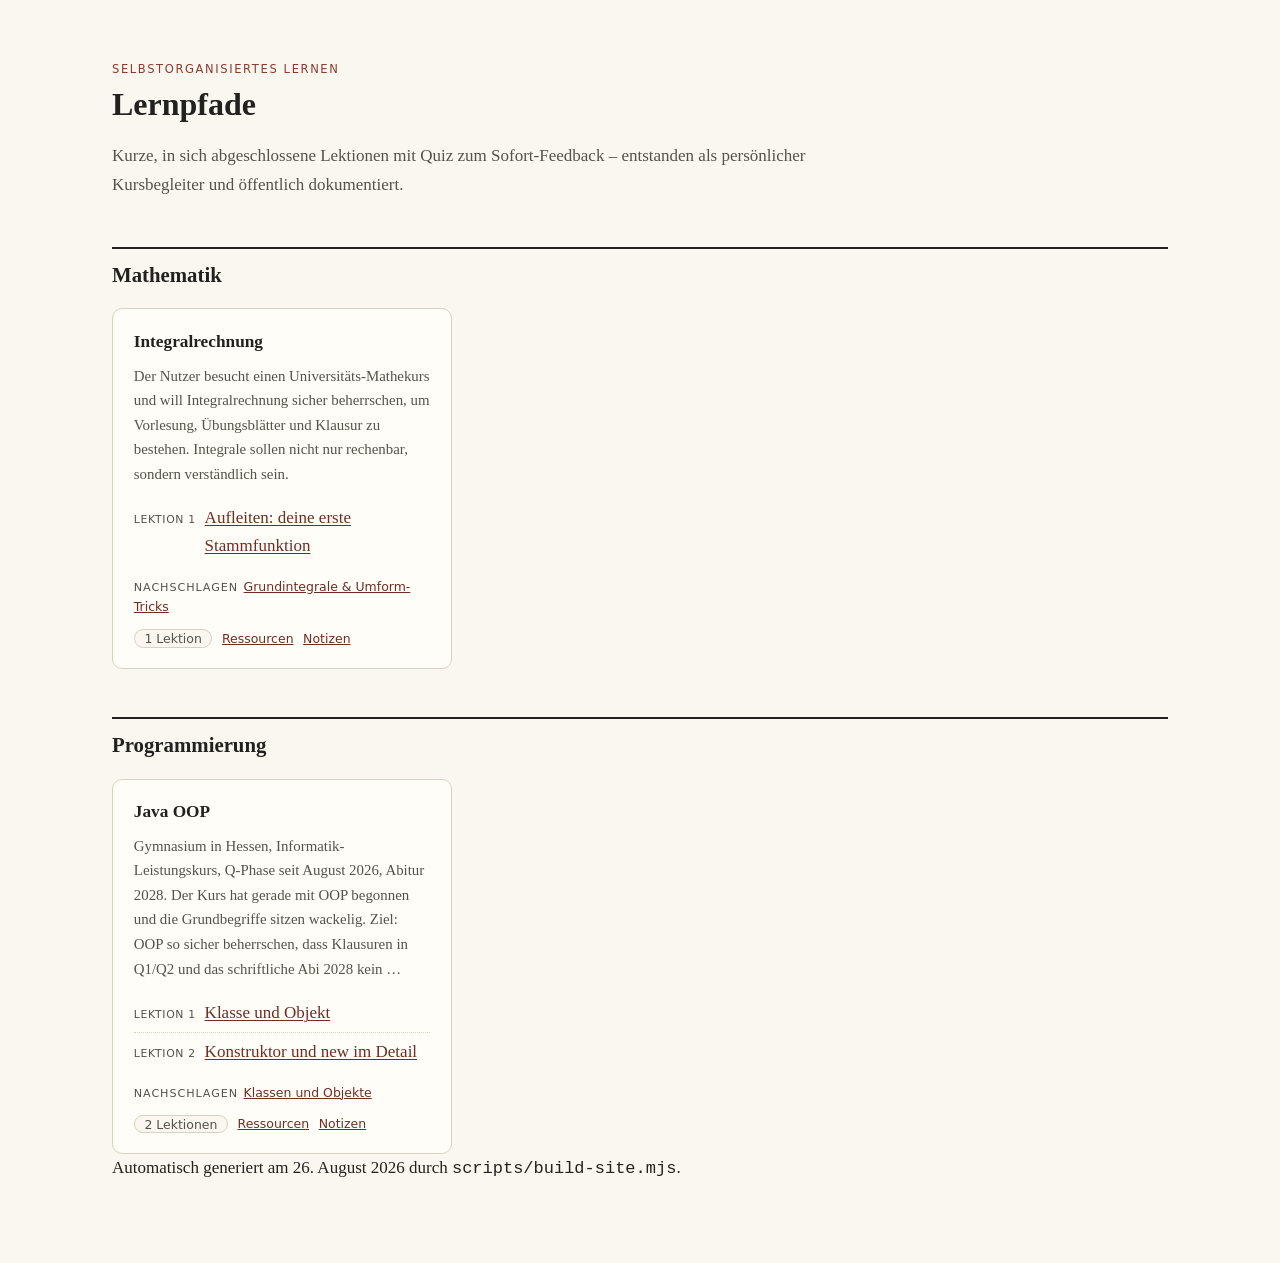
<file: index.html>
<!DOCTYPE html>
<html lang="de">
<head>
<meta charset="UTF-8">
<meta name="viewport" content="width=device-width, initial-scale=1.0">
<title>Lernpfade</title>
<link rel="icon" href="data:image/svg+xml,<svg xmlns='http://www.w3.org/2000/svg' viewBox='0 0 100 100'><text y='.9em' font-size='90'>🎓</text></svg>">
<style>
  :root{--paper:#faf7f0;--ink:#22211e;--ink-soft:#55524a;--accent:#8c3b2e;
        --accent-dark:#6e2e24;--line:#d9d2c4;--card:#fffdf8;
        --serif:Georgia,'Iowan Old Style','Palatino Linotype',Palatino,'Times New Roman',serif;
        --sans:system-ui,-apple-system,'Segoe UI',Roboto,sans-serif}
  *{box-sizing:border-box}
  body{margin:0;padding:3rem 1.25rem 5rem;background:var(--paper);color:var(--ink);
       font-family:var(--serif);font-size:17px;line-height:1.65}
  main,footer{max-width:66rem;margin-left:auto;margin-right:auto}
  .kicker{font-family:var(--sans);font-size:.72rem;letter-spacing:.14em;text-transform:uppercase;
          color:var(--accent);margin-bottom:.4rem}
  h1{font-size:2rem;line-height:1.2;margin:0 0 1.2rem;font-weight:700}
  .intro{max-width:44rem;color:var(--ink-soft)}
  h2.subject{font-size:1.3rem;margin:3rem 0 1rem;padding-top:.6rem;border-top:2px solid var(--ink)}
  .grid{display:grid;grid-template-columns:repeat(auto-fill,minmax(19rem,1fr));gap:1.1rem}
  .card{background:var(--card);border:1px solid var(--line);border-radius:10px;padding:1.15rem 1.3rem}
  h3{margin:0;font-size:1.08rem}
  .card-title{text-decoration:none;color:var(--ink)}
  .card-title:hover{color:var(--accent-dark)}
  .why{color:var(--ink-soft);font-size:.93rem;margin:.45rem 0 .8rem}
  ol.lessons{list-style:none;margin:.2rem 0 .6rem;padding:0}
  ol.lessons li{padding:.32rem 0;border-bottom:1px dotted var(--line);
                display:flex;align-items:baseline;gap:.55rem}
  ol.lessons li:last-child{border-bottom:none}
  ol.lessons a{color:var(--accent-dark);text-decoration-thickness:1px;text-underline-offset:2px}
  ol.lessons a:hover{color:var(--accent)}
  .badge{font-family:var(--sans);font-size:.68rem;letter-spacing:.06em;text-transform:uppercase;
         color:var(--ink-soft);white-space:nowrap}
  .ref-row,.meta-row{font-family:var(--sans);font-size:.78rem;color:var(--ink-soft);margin:.7rem 0 0}
  .ref-row a,.meta-row a{color:var(--accent-dark);margin-left:.35rem}
  .ref-label{letter-spacing:.08em;text-transform:uppercase;font-size:.7rem}
  .meta-count{background:var(--paper);border:1px solid var(--line);border-radius:99px;padding:.05rem .6rem}
  @media print{body{background:#fff;padding:0}}
</style>
</head>
<body>
<main>
  <p class="kicker">Selbstorganisiertes Lernen</p>
  <h1>Lernpfade</h1>
  <p class="intro">Kurze, in sich abgeschlossene Lektionen mit Quiz zum Sofort-Feedback –
     entstanden als persönlicher Kursbegleiter und öffentlich dokumentiert.</p>

  <h2 class="subject">Mathematik</h2>
  <div class="grid">
<section class="card">
    <h3><a class="card-title" href="mathematik/integralrechnung/lessons/0001-stammfunktion-bilden.html">Integralrechnung</a></h3>
    <p class="why">Der Nutzer besucht einen Universitäts-Mathekurs und will Integralrechnung sicher beherrschen, um Vorlesung, Übungsblätter und Klausur zu bestehen. Integrale sollen nicht nur rechenbar, sondern verständlich sein.</p>
    
      <ol class="lessons">
        <li><span class="badge">Lektion 1</span><a href="mathematik/integralrechnung/lessons/0001-stammfunktion-bilden.html">Aufleiten: deine erste Stammfunktion</a></li>
      </ol>
    
      <p class="ref-row"><span class="ref-label">Nachschlagen</span><a href="mathematik/integralrechnung/reference/grundintegrale.html">Grundintegrale &amp; Umform-Tricks</a></p>
    <p class="meta-row"><span class="meta-count">1 Lektion</span>
      <a href="mathematik/integralrechnung/RESOURCES.md">Ressourcen</a>
      <a href="mathematik/integralrechnung/NOTES.md">Notizen</a>
    </p>
  </section>
  </div>
  <h2 class="subject">Programmierung</h2>
  <div class="grid">
<section class="card">
    <h3><a class="card-title" href="programmierung/java-oop/lessons/0001-klassen-und-objekte.html">Java OOP</a></h3>
    <p class="why">Gymnasium in Hessen, Informatik-Leistungskurs, Q-Phase seit August 2026, Abitur 2028. Der Kurs hat gerade mit OOP begonnen und die Grundbegriffe sitzen wackelig. Ziel: OOP so sicher beherrschen, dass Klausuren in Q1/Q2 und das schriftliche Abi 2028 kein …</p>
    
      <ol class="lessons">
        <li><span class="badge">Lektion 1</span><a href="programmierung/java-oop/lessons/0001-klassen-und-objekte.html">Klasse und Objekt</a></li>
        <li><span class="badge">Lektion 2</span><a href="programmierung/java-oop/lessons/0002-konstruktor-und-new.html">Konstruktor und new im Detail</a></li>
      </ol>
    
      <p class="ref-row"><span class="ref-label">Nachschlagen</span><a href="programmierung/java-oop/reference/glossar-klassen-und-objekte.html">Klassen und Objekte</a></p>
    <p class="meta-row"><span class="meta-count">2 Lektionen</span>
      <a href="programmierung/java-oop/RESOURCES.md">Ressourcen</a>
      <a href="programmierung/java-oop/NOTES.md">Notizen</a>
    </p>
  </section>
  </div>
</main>
<footer>Automatisch generiert am 26. August 2026 durch <code>scripts/build-site.mjs</code>.</footer>
</body>
</html>
</file>
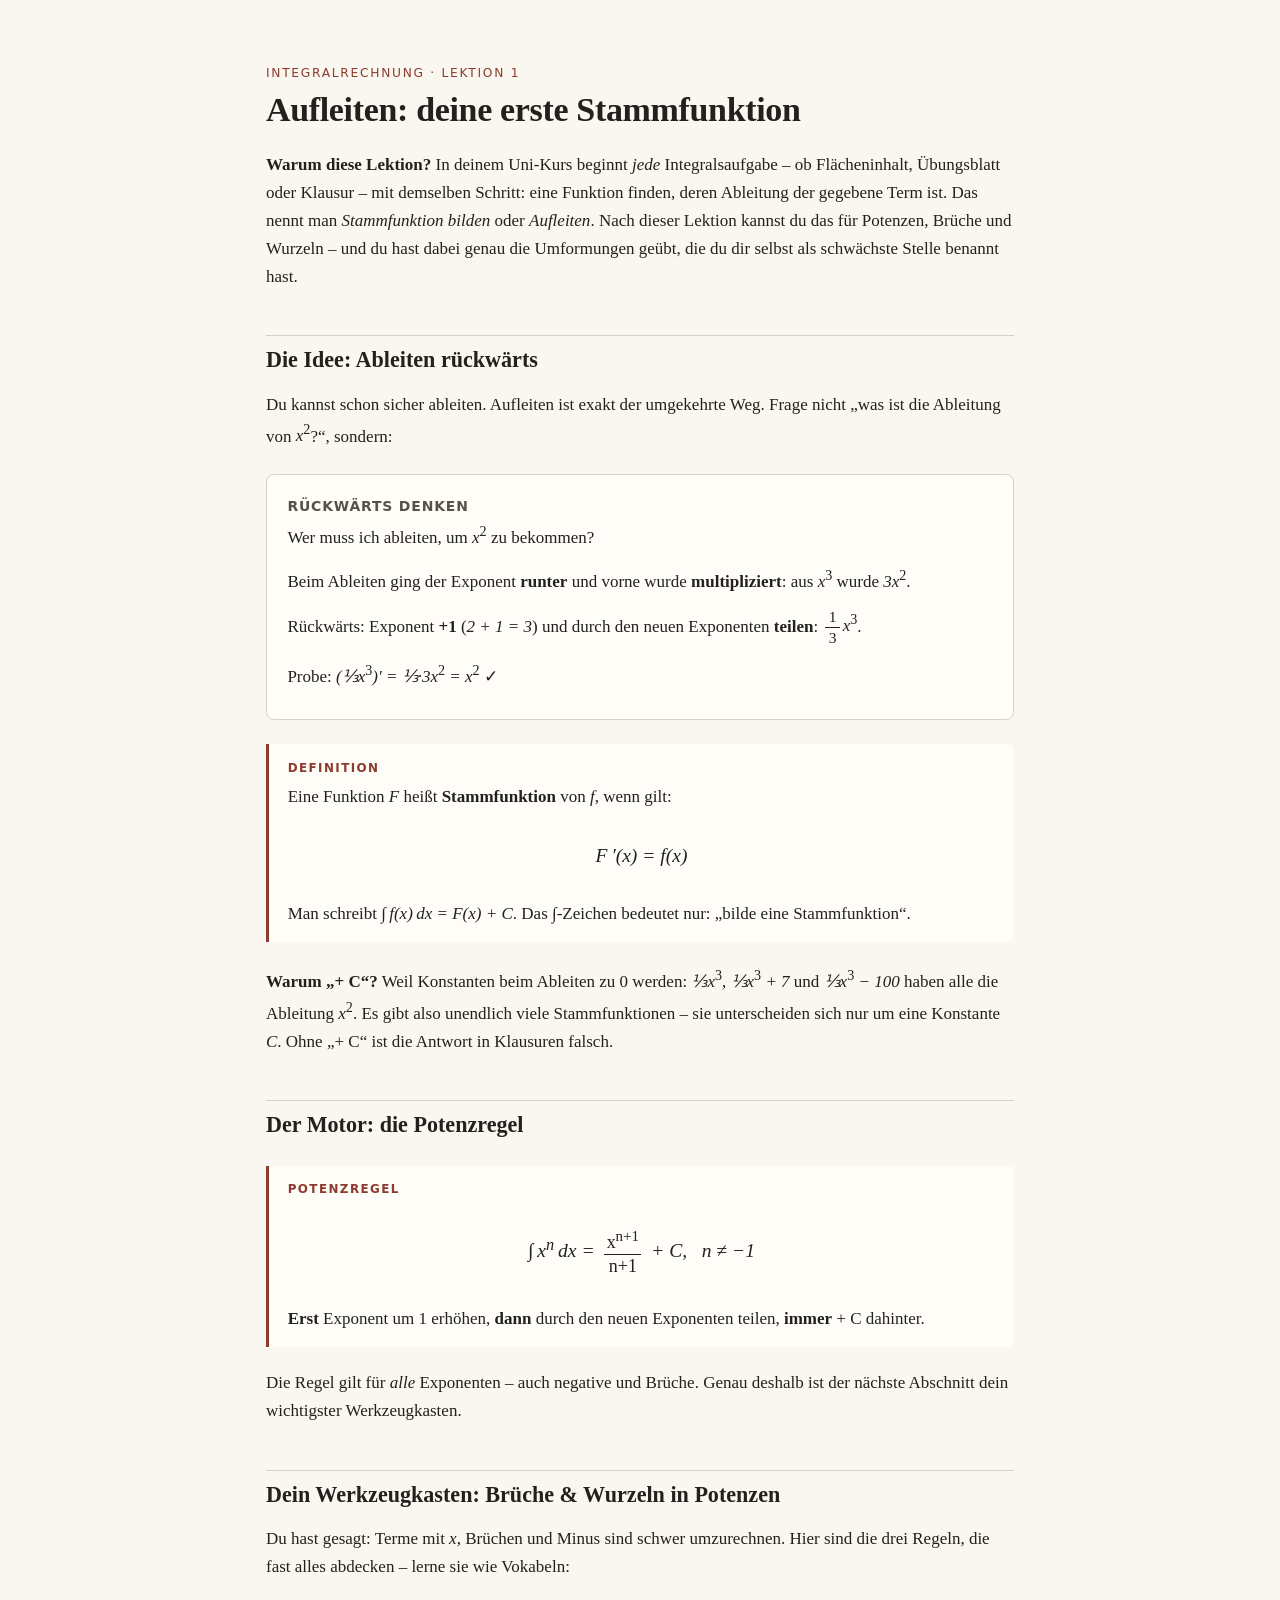
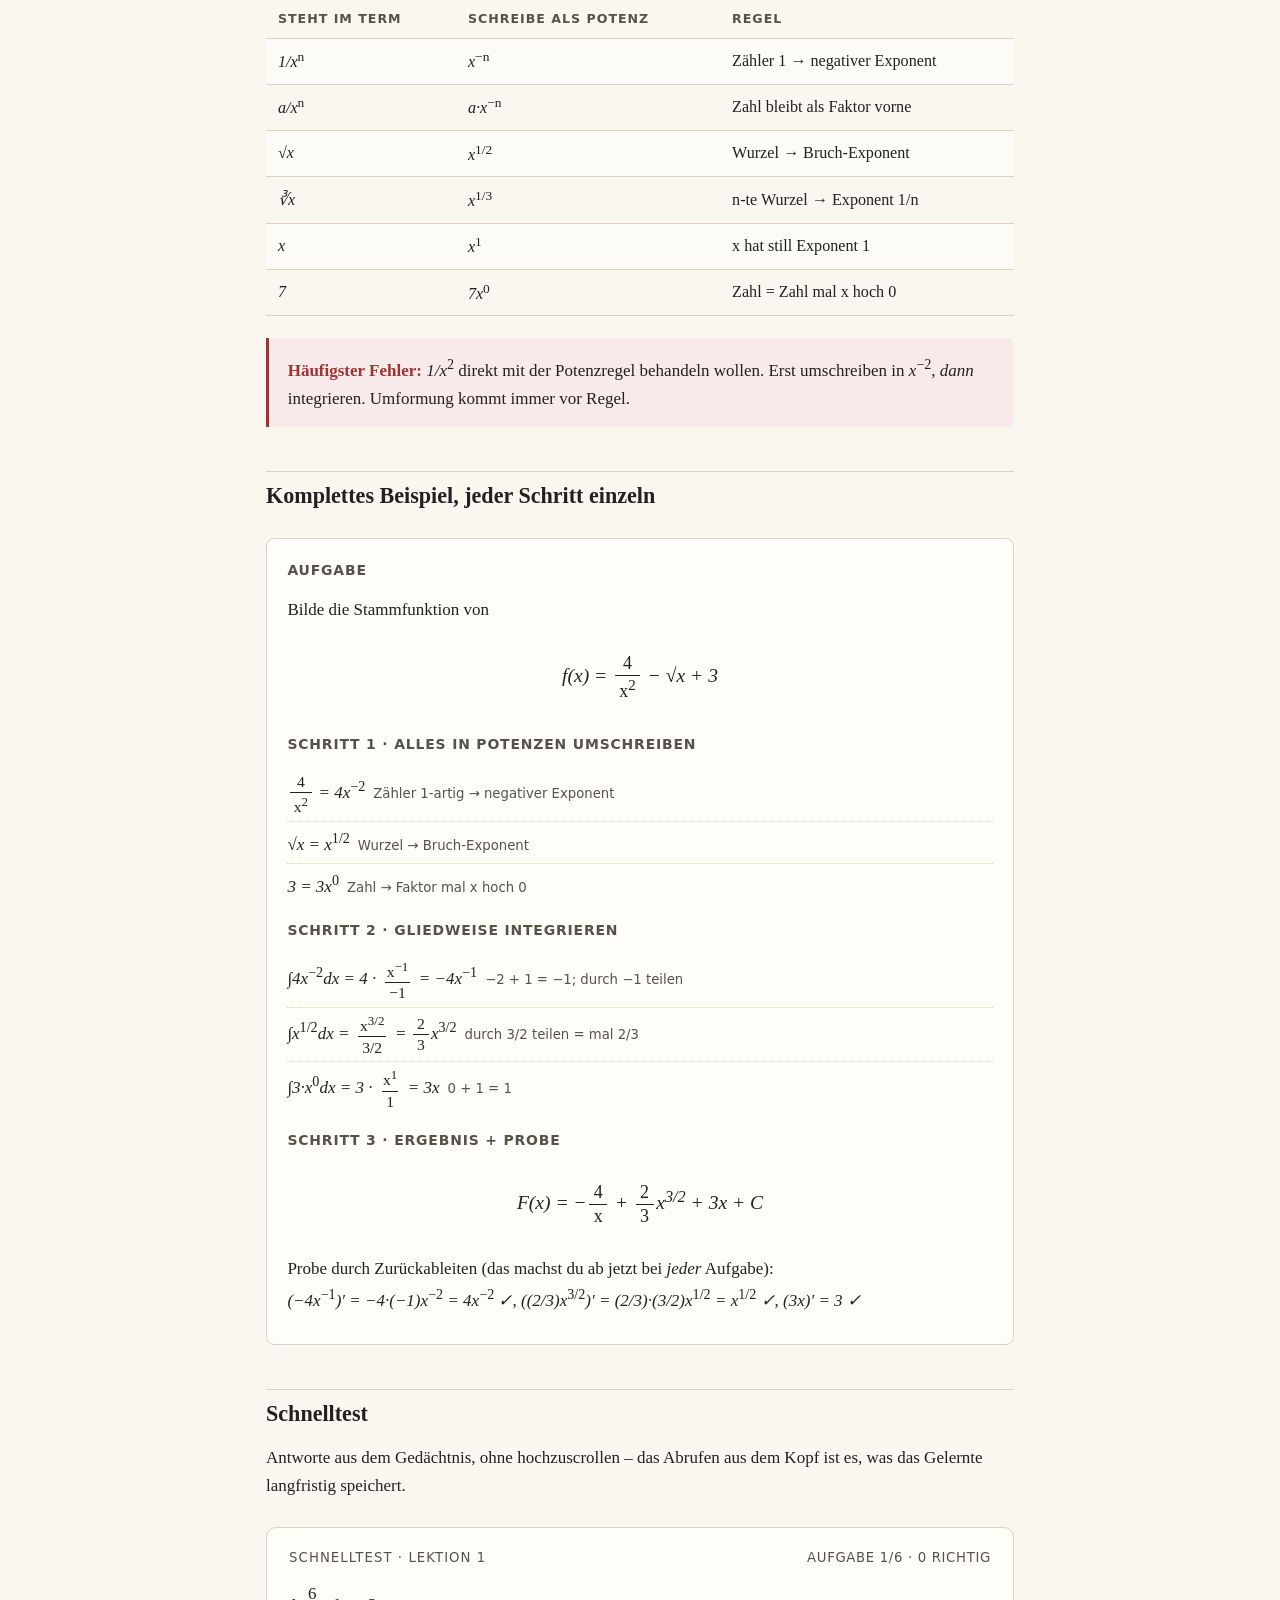
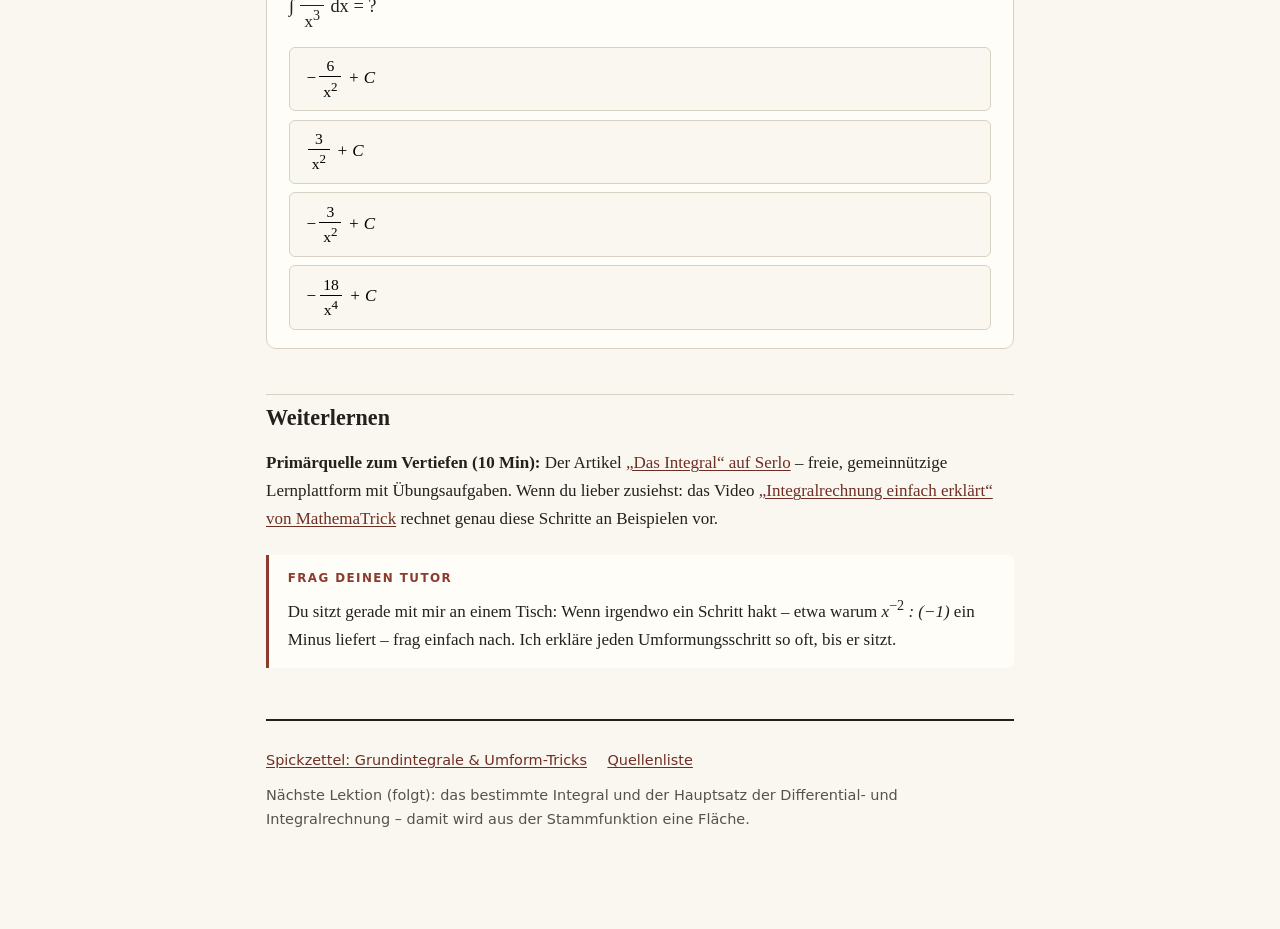
<file: mathematik/integralrechnung/lessons/0001-stammfunktion-bilden.html>
﻿<!DOCTYPE html>
<html lang="de">
<head>
<meta charset="UTF-8">
<meta name="viewport" content="width=device-width, initial-scale=1.0">
<title>Lektion 1 · Aufleiten: deine erste Stammfunktion</title>
<link rel="stylesheet" href="../assets/course.css">
</head>
<body>
<article>
  <p class="kicker">Integralrechnung &middot; Lektion 1</p>
  <h1>Aufleiten: deine erste Stammfunktion</h1>

  <p><strong>Warum diese Lektion?</strong> In deinem Uni-Kurs beginnt <em>jede</em>
  Integralsaufgabe – ob Flächeninhalt, Übungsblatt oder Klausur – mit demselben Schritt:
  eine Funktion finden, deren Ableitung der gegebene Term ist. Das nennt man
  <em>Stammfunktion bilden</em> oder <em>Aufleiten</em>. Nach dieser Lektion kannst du das für
  Potenzen, Brüche und Wurzeln – und du hast dabei genau die Umformungen geübt, die du dir
  selbst als schwächste Stelle benannt hast.</p>

  <h2>Die Idee: Ableiten rückwärts</h2>
  <p>Du kannst schon sicher ableiten. Aufleiten ist exakt der umgekehrte Weg. Frage nicht
  „was ist die Ableitung von <span class="math-inline">x<sup>2</sup></span>?“, sondern:</p>

  <div class="example">
    <span class="example-title">Rückwärts denken</span>
    <p style="margin-top:0;">Wer muss ich ableiten, um <span class="math-inline">x<sup>2</sup></span> zu bekommen?</p>
    <p>Beim Ableiten ging der Exponent <strong>runter</strong> und vorne wurde <strong>multipliziert</strong>:
       aus <span class="math-inline">x<sup>3</sup></span> wurde <span class="math-inline">3x<sup>2</sup></span>.</p>
    <p>Rückwärts: Exponent <strong>+1</strong> (<span class="math-inline">2&nbsp;+&nbsp;1&nbsp;=&nbsp;3</span>)
       und durch den neuen Exponenten <strong>teilen</strong>:
       <span class="math-inline"><span class="frac"><span class="num">1</span><span class="den">3</span></span>x<sup>3</sup></span>.</p>
    <p>Probe: <span class="math-inline">(⅓x<sup>3</sup>)′ = ⅓&middot;3x<sup>2</sup> = x<sup>2</sup></span> ✓</p>
  </div>

  <div class="merk">
    <span class="merk-label">Definition</span>
    Eine Funktion <span class="math-inline">F</span> heißt <strong>Stammfunktion</strong> von
    <span class="math-inline">f</span>, wenn gilt:
    <span class="math-block">F&thinsp;&prime;(x) = f(x)</span>
    Man schreibt <span class="math-inline">∫&thinsp;f(x)&thinsp;dx = F(x) + C</span>.
    Das <span class="math-inline">∫</span>-Zeichen bedeutet nur: „bilde eine Stammfunktion“.
  </div>

  <p><strong>Warum „+ C“?</strong> Weil Konstanten beim Ableiten zu 0 werden:
     <span class="math-inline">⅓x<sup>3</sup></span>, <span class="math-inline">⅓x<sup>3</sup>&nbsp;+&nbsp;7</span>
     und <span class="math-inline">⅓x<sup>3</sup>&nbsp;−&nbsp;100</span> haben alle die Ableitung
     <span class="math-inline">x<sup>2</sup></span>. Es gibt also unendlich viele Stammfunktionen –
     sie unterscheiden sich nur um eine Konstante <span class="math-inline">C</span>.
     Ohne „+ C“ ist die Antwort in Klausuren falsch.</p>

  <h2>Der Motor: die Potenzregel</h2>

  <div class="merk">
    <span class="merk-label">Potenzregel</span>
    <span class="math-block">∫&thinsp;x<sup>n</sup>&thinsp;dx =
      <span class="frac"><span class="num">x<sup>n+1</sup></span><span class="den">n+1</span></span> + C,
      &nbsp;&nbsp;n &ne; &minus;1</span>
    <strong>Erst</strong> Exponent um 1 erhöhen, <strong>dann</strong> durch den neuen Exponenten teilen,
    <strong>immer</strong> + C dahinter.
  </div>

  <p>Die Regel gilt für <em>alle</em> Exponenten – auch negative und Brüche. Genau deshalb ist der
  nächste Abschnitt dein wichtigster Werkzeugkasten.</p>

  <h2>Dein Werkzeugkasten: Brüche &amp; Wurzeln in Potenzen</h2>

  <p>Du hast gesagt: Terme mit <span class="math-inline">x</span>, Brüchen und Minus sind schwer
  umzurechnen. Hier sind die drei Regeln, die fast alles abdecken – lerne sie wie Vokabeln:</p>

  <table>
    <thead>
      <tr><th>Steht im Term</th><th>Schreibe als Potenz</th><th>Regel</th></tr>
    </thead>
    <tbody>
      <tr><td class="math-inline">1/x<sup>n</sup></td><td class="math-inline">x<sup>&minus;n</sup></td><td>Zähler 1 &rarr; negativer Exponent</td></tr>
      <tr><td class="math-inline">a/x<sup>n</sup></td><td class="math-inline">a&middot;x<sup>&minus;n</sup></td><td>Zahl bleibt als Faktor vorne</td></tr>
      <tr><td class="math-inline">&#8730;x</td><td class="math-inline">x<sup>1/2</sup></td><td>Wurzel &rarr; Bruch-Exponent</td></tr>
      <tr><td class="math-inline">&#8731;x</td><td class="math-inline">x<sup>1/3</sup></td><td>n-te Wurzel &rarr; Exponent 1/n</td></tr>
      <tr><td class="math-inline">x</td><td class="math-inline">x<sup>1</sup></td><td>x hat still Exponent 1</td></tr>
      <tr><td class="math-inline">7</td><td class="math-inline">7x<sup>0</sup></td><td>Zahl = Zahl mal x hoch 0</td></tr>
    </tbody>
  </table>

  <div class="warnung">
    <strong>Häufigster Fehler:</strong> <span class="math-inline">1/x<sup>2</sup></span> direkt mit der
    Potenzregel behandeln wollen. Erst umschreiben in <span class="math-inline">x<sup>&minus;2</sup></span>,
    <em>dann</em> integrieren. Umformung kommt immer vor Regel.
  </div>

  <h2>Komplettes Beispiel, jeder Schritt einzeln</h2>

  <div class="example">
    <span class="example-title">Aufgabe</span>
    <p>Bilde die Stammfunktion von
       <span class="math-block">f(x) = <span class="frac"><span class="num">4</span><span class="den">x<sup>2</sup></span></span> &minus; &#8730;x + 3</span>
    </p>

    <span class="example-title">Schritt 1 · Alles in Potenzen umschreiben</span>
    <ul class="steps">
      <li><span class="math-inline"><span class="frac"><span class="num">4</span><span class="den">x<sup>2</sup></span></span> = 4x<sup>&minus;2</sup></span><span class="why">Zähler 1-artig &rarr; negativer Exponent</span></li>
      <li><span class="math-inline">&#8730;x = x<sup>1/2</sup></span><span class="why">Wurzel &rarr; Bruch-Exponent</span></li>
      <li><span class="math-inline">3 = 3x<sup>0</sup></span><span class="why">Zahl &rarr; Faktor mal x hoch 0</span></li>
    </ul>

    <span class="example-title">Schritt 2 · Gliedweise integrieren</span>
    <ul class="steps">
      <li><span class="math-inline">∫4x<sup>&minus;2</sup>dx = 4 &middot; <span class="frac"><span class="num">x<sup>&minus;1</sup></span><span class="den">&minus;1</span></span> = &minus;4x<sup>&minus;1</sup></span><span class="why">&minus;2 + 1 = &minus;1; durch &minus;1 teilen</span></li>
      <li><span class="math-inline">∫x<sup>1/2</sup>dx = <span class="frac"><span class="num">x<sup>3/2</sup></span><span class="den">3/2</span></span> = <span class="frac"><span class="num">2</span><span class="den">3</span></span>x<sup>3/2</sup></span><span class="why">durch 3/2 teilen = mal 2/3</span></li>
      <li><span class="math-inline">∫3&middot;x<sup>0</sup>dx = 3 &middot; <span class="frac"><span class="num">x<sup>1</sup></span><span class="den">1</span></span> = 3x</span><span class="why">0 + 1 = 1</span></li>
    </ul>

    <span class="example-title">Schritt 3 · Ergebnis + Probe</span>
    <p><span class="math-block">F(x) = &minus;<span class="frac"><span class="num">4</span><span class="den">x</span></span> +
       <span class="frac"><span class="num">2</span><span class="den">3</span></span>x<sup>3/2</sup> + 3x + C</span></p>
    <p>Probe durch Zurückableiten (das machst du ab jetzt bei <em>jeder</em> Aufgabe):
       <span class="math-inline">(&minus;4x<sup>&minus;1</sup>)&prime; = &minus;4&middot;(&minus;1)x<sup>&minus;2</sup> = 4x<sup>&minus;2</sup> ✓</span>,
       <span class="math-inline">((2/3)x<sup>3/2</sup>)&prime; = (2/3)&middot;(3/2)x<sup>1/2</sup> = x<sup>1/2</sup> ✓</span>,
       <span class="math-inline">(3x)&prime; = 3 ✓</span></p>
  </div>

  <h2>Schnelltest</h2>
  <p>Antworte aus dem Gedächtnis, ohne hochzuscrollen – das Abrufen aus dem Kopf ist es, was das
  Gelernte langfristig speichert.</p>
  <div class="quiz" data-quiz="lektion1"></div>

  <script type="application/json" data-for="lektion1">
  {
    "title": "Schnelltest \u00B7 Lektion 1",
    "questions": [
      {
        "q": "\u222B\u2009x<sup>4</sup>\u2009dx = ?",
        "options": [
          "<span class='math-inline'><span class='frac'><span class='num'>x<sup>5</sup></span><span class='den'>5</span></span> + C</span>",
          "<span class='math-inline'>5x<sup>4</sup> + C</span>",
          "<span class='math-inline'>x<sup>5</sup> + C</span>",
          "<span class='math-inline'><span class='frac'><span class='num'>x<sup>5</sup></span><span class='den'>4</span></span> + C</span>"
        ],
        "correct": 0,
        "explainOk": "Exponent 4 + 1 = 5, dann durch den neuen Exponenten 5 teilen.",
        "explainErr": "Reihenfolge merken: erst Exponent um 1 erhöhen, dann durch diesen <em>neuen</em> Exponenten teilen (nicht mit dem alten multiplizieren)."
      },
      {
        "q": "\u222B\u2009<span class='math-inline'>1/x<sup>2</sup></span>\u2009dx = ?",
        "options": [
          "<span class='math-inline'>&minus;<span class='frac'><span class='num'>1</span><span class='den'>x</span></span> + C</span>",
          "<span class='math-inline'><span class='frac'><span class='num'>1</span><span class='den'>x</span></span> + C</span>",
          "<span class='math-inline'>&minus;<span class='frac'><span class='num'>2</span><span class='den'>x<sup>3</sup></span></span> + C</span>",
          "<span class='math-inline'>&minus;<span class='frac'><span class='num'>1</span><span class='den'>x<sup>3</sup></span></span> + C</span>"
        ],
        "correct": 0,
        "explainOk": "1/x\u00B2 = x^\u22122 schreiben, dann \u22122 + 1 = \u22121 und durch \u22121 teilen: x^\u22121/(\u22121) = \u22121/x.",
        "explainErr": "Der Knackpunkt war vermutlich die Umformung: erst 1/x\u00B2 = x^\u22122 aufschreiben, <em>dann</em> die Potenzregel anwenden. Das Minus im Exponenten wandert sp\u00E4ter ins Ergebnis."
      },
      {
        "q": "\u222B\u2009<span class='math-inline'>\u221Ax</span>\u2009dx = ?",
        "options": [
          "<span class='math-inline'><span class='frac'><span class='num'>2</span><span class='den'>3</span></span>x<sup>3/2</sup> + C</span>",
          "<span class='math-inline'><span class='frac'><span class='num'>3</span><span class='den'>2</span></span>x<sup>3/2</sup> + C</span>",
          "<span class='math-inline'><span class='frac'><span class='num'>1</span><span class='den'>2</span></span>x<sup>&minus;1/2</sup> + C</span>",
          "<span class='math-inline'>x<sup>3/2</sup> + C</span>"
        ],
        "correct": 0,
        "explainOk": "\u221Ax = x^(1/2); neuer Exponent 3/2, geteilt durch 3/2 hei\u00DFt mal 2/3.",
        "explainErr": "\u00DCbrigens: Option mit x^\u22121/2 ist die <em>Ableitung</em> von \u221Ax \u2013 ein guter Trick ist, jede Antwort kurz zur\u00FCckzuleiten und zu pr\u00FCfen, ob wieder \u221Ax rauskommt."
      },
      {
        "q": "\u222B\u2009(3x<sup>2</sup> \u2212 4x + 5)\u2009dx = ?",
        "options": [
          "<span class='math-inline'>x<sup>3</sup> &minus; 2x<sup>2</sup> + 5x + C</span>",
          "<span class='math-inline'>3x<sup>3</sup> &minus; 4x<sup>2</sup> + 5x + C</span>",
          "<span class='math-inline'>x<sup>3</sup> &minus; 2x<sup>2</sup> + 5 + C</span>",
          "<span class='math-inline'>x<sup>3</sup> &minus; 2x<sup>2</sup> + 5x</span>"
        ],
        "correct": 0,
        "explainOk": "Gliedweise integrieren: Faktoren 3 und \u22124 bleiben vorne stehen (und k\u00FCrzen sich weg), die Konstante 5 wird zu 5x, plus C.",
        "explainErr": "Drei Dinge gleichzeitig: Summen gehen gliedweise, Zahlen vor x bleiben als Faktor stehen und werden mit dem neuen Exponenten geteilt, und die Konstante 5 wird zu 5x \u2013 plus das +C am Ende."
      },
      {
        "q": "\u222B\u2009<span class='math-inline'><span class='frac'><span class='num'>6</span><span class='den'>x<sup>3</sup></span></span></span>\u2009dx = ?",
        "options": [
          "<span class='math-inline'>&minus;<span class='frac'><span class='num'>3</span><span class='den'>x<sup>2</sup></span></span> + C</span>",
          "<span class='math-inline'><span class='frac'><span class='num'>3</span><span class='den'>x<sup>2</sup></span></span> + C</span>",
          "<span class='math-inline'>&minus;<span class='frac'><span class='num'>18</span><span class='den'>x<sup>4</sup></span></span> + C</span>",
          "<span class='math-inline'>&minus;<span class='frac'><span class='num'>6</span><span class='den'>x<sup>2</sup></span></span> + C</span>"
        ],
        "correct": 0,
        "explainOk": "6x^\u22123 \u2192 Exponent \u22122, Koeffizient 6 : (\u22122) = \u22123, also \u22123x^\u22122 = \u22123/x\u00B2.",
        "explainErr": "Erst 6/x\u00B3 = 6x^\u22123 schreiben. Dann Exponent \u22123+1=\u22122 und den Vorfaktor durch den neuen Exponenten teilen: 6:(\u22122) = \u22123. (Option mit x\u2074 w\u00E4re abgeleitet statt aufgeleitet.)"
      },
      {
        "q": "Warum geh\u00F6rt zu jeder Stammfunktion ein \u201E+ C\u201C?",
        "options": [
          "Weil jede Konstante beim Ableiten verschwindet.",
          "Weil jede Konstante beim Ableiten w\u00E4chst.",
          "Weil jede Stammfunktion beim Ableiten schrumpft.",
          "Weil jedes Integral beim Ableiten verschwindet."
        ],
        "correct": 0,
        "explainOk": "Die Ableitung von C ist 0 \u2013 alle Funktionen F(x)+C haben dieselbe Ableitung f(x), also sind alle gleichberechtigte Stammfunktionen.",
        "explainErr": "Tipp: Leite F(x)+C einmal ab \u2013 was passiert mit dem C? Genau deshalb kann jede Konstante dahinterstehen."
      }
    ]
  }
  </script>

  <h2>Weiterlernen</h2>
  <p><strong>Primärquelle zum Vertiefen (10 Min):</strong> Der Artikel
  <a href="https://de.serlo.org/mathe/1595/das-integral">„Das Integral“ auf Serlo</a> – freie,
  gemeinnützige Lernplattform mit Übungsaufgaben. Wenn du lieber zusiehst: das Video
  <a href="https://www.youtube.com/watch?v=0vdcvDg-Lkk">„Integralrechnung einfach erklärt“ von MathemaTrick</a>
  rechnet genau diese Schritte an Beispielen vor.</p>

  <div class="merk">
    <span class="merk-label">Frag deinen Tutor</span>
    Du sitzt gerade mit mir an einem Tisch: Wenn irgendwo ein Schritt hakt – etwa warum
    <span class="math-inline">x<sup>&minus;2</sup> : (&minus;1)</span> ein Minus liefert – frag einfach
    nach. Ich erkläre jeden Umformungsschritt so oft, bis er sitzt.
  </div>

  <footer class="lesson-footer">
    <nav>
      <a href="../reference/grundintegrale.html">Spickzettel: Grundintegrale &amp; Umform-Tricks</a>
      <a href="../RESOURCES.md">Quellenliste</a>
    </nav>
    <p>Nächste Lektion (folgt): das bestimmte Integral und der Hauptsatz der Differential- und
    Integralrechnung – damit wird aus der Stammfunktion eine Fläche.</p>
  </footer>
</article>
<script src="../assets/quiz.js"></script>
</body>
</html>
</file>
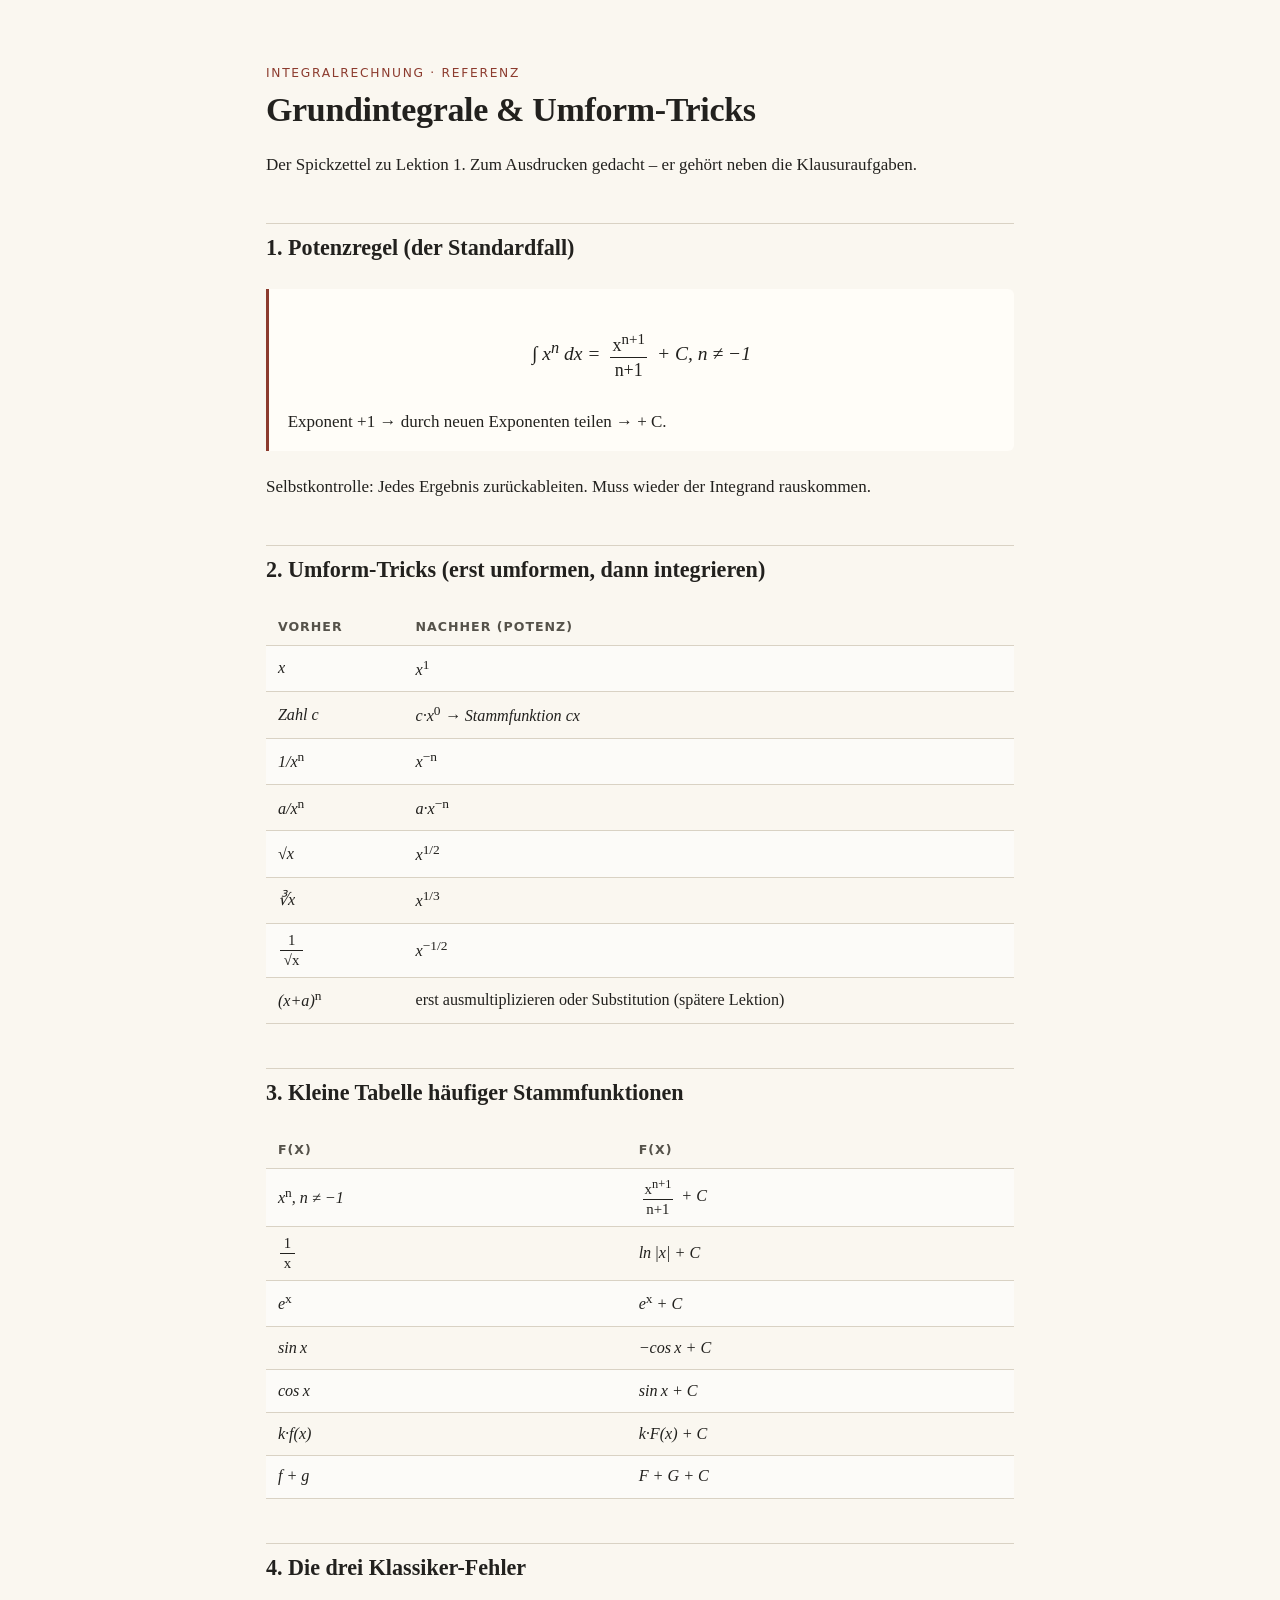
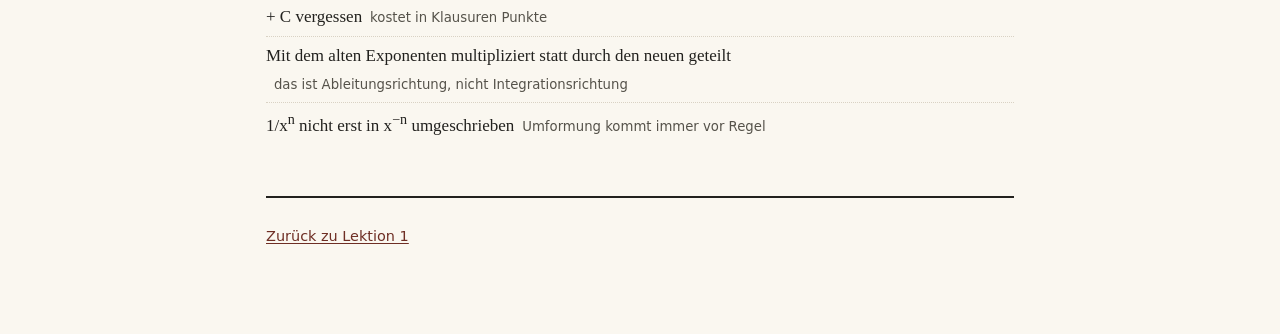
<file: mathematik/integralrechnung/reference/grundintegrale.html>
<!DOCTYPE html>
<html lang="de">
<head>
<meta charset="UTF-8">
<meta name="viewport" content="width=device-width, initial-scale=1.0">
<title>Spickzettel · Grundintegrale &amp; Umform-Tricks</title>
<link rel="stylesheet" href="../assets/course.css">
</head>
<body>
<article>
  <p class="kicker">Integralrechnung · Referenz</p>
  <h1>Grundintegrale &amp; Umform-Tricks</h1>
  <p>Der Spickzettel zu Lektion 1. Zum Ausdrucken gedacht – er gehört neben die Klausuraufgaben.</p>

  <h2>1. Potenzregel (der Standardfall)</h2>
  <div class="merk">
    <span class="math-block">∫ x<sup>n</sup> dx =
      <span class="frac"><span class="num">x<sup>n+1</sup></span><span class="den">n+1</span></span> + C,
      n &ne; &minus;1</span>
    Exponent +1 &rarr; durch neuen Exponenten teilen &rarr; + C.
  </div>
  <p>Selbstkontrolle: Jedes Ergebnis zurückableiten. Muss wieder der Integrand rauskommen.</p>

  <h2>2. Umform-Tricks (erst umformen, dann integrieren)</h2>
  <table>
    <thead><tr><th>Vorher</th><th>Nachher (Potenz)</th></tr></thead>
    <tbody>
      <tr><td class="math-inline">x</td><td class="math-inline">x<sup>1</sup></td></tr>
      <tr><td class="math-inline">Zahl c</td><td class="math-inline">c&middot;x<sup>0</sup> &rarr; Stammfunktion cx</td></tr>
      <tr><td class="math-inline">1/x<sup>n</sup></td><td class="math-inline">x<sup>&minus;n</sup></td></tr>
      <tr><td class="math-inline">a/x<sup>n</sup></td><td class="math-inline">a&middot;x<sup>&minus;n</sup></td></tr>
      <tr><td class="math-inline">&#8730;x</td><td class="math-inline">x<sup>1/2</sup></td></tr>
      <tr><td class="math-inline">&#8731;x</td><td class="math-inline">x<sup>1/3</sup></td></tr>
      <tr><td class="math-inline"><span class="frac"><span class="num">1</span><span class="den">&#8730;x</span></span></td><td class="math-inline">x<sup>&minus;1/2</sup></td></tr>
      <tr><td class="math-inline">(x+a)<sup>n</sup></td><td>erst ausmultiplizieren oder Substitution (spätere Lektion)</td></tr>
    </tbody>
  </table>

  <h2>3. Kleine Tabelle häufiger Stammfunktionen</h2>
  <table>
    <thead><tr><th>f(x)</th><th>F(x)</th></tr></thead>
    <tbody>
      <tr><td class="math-inline">x<sup>n</sup>, n &ne; &minus;1</td><td class="math-inline"><span class="frac"><span class="num">x<sup>n+1</sup></span><span class="den">n+1</span></span> + C</td></tr>
      <tr><td class="math-inline"><span class="frac"><span class="num">1</span><span class="den">x</span></span></td><td class="math-inline">ln&thinsp;|x| + C</td></tr>
      <tr><td class="math-inline">e<sup>x</sup></td><td class="math-inline">e<sup>x</sup> + C</td></tr>
      <tr><td class="math-inline">sin&thinsp;x</td><td class="math-inline">&minus;cos&thinsp;x + C</td></tr>
      <tr><td class="math-inline">cos&thinsp;x</td><td class="math-inline">sin&thinsp;x + C</td></tr>
      <tr><td class="math-inline">k&middot;f(x)</td><td class="math-inline">k&middot;F(x) + C</td></tr>
      <tr><td class="math-inline">f + g</td><td class="math-inline">F + G + C</td></tr>
    </tbody>
  </table>

  <h2>4. Die drei Klassiker-Fehler</h2>
  <ul class="steps">
    <li>+ C vergessen<span class="why">kostet in Klausuren Punkte</span></li>
    <li>Mit dem alten Exponenten multipliziert statt durch den neuen geteilt<span class="why">das ist Ableitungsrichtung, nicht Integrationsrichtung</span></li>
    <li>1/x<sup>n</sup> nicht erst in x<sup>&minus;n</sup> umgeschrieben<span class="why">Umformung kommt immer vor Regel</span></li>
  </ul>

  <footer class="lesson-footer">
    <nav><a href="../lessons/0001-stammfunktion-bilden.html">Zurück zu Lektion 1</a></nav>
  </footer>
</article>
</body>
</html>
</file>
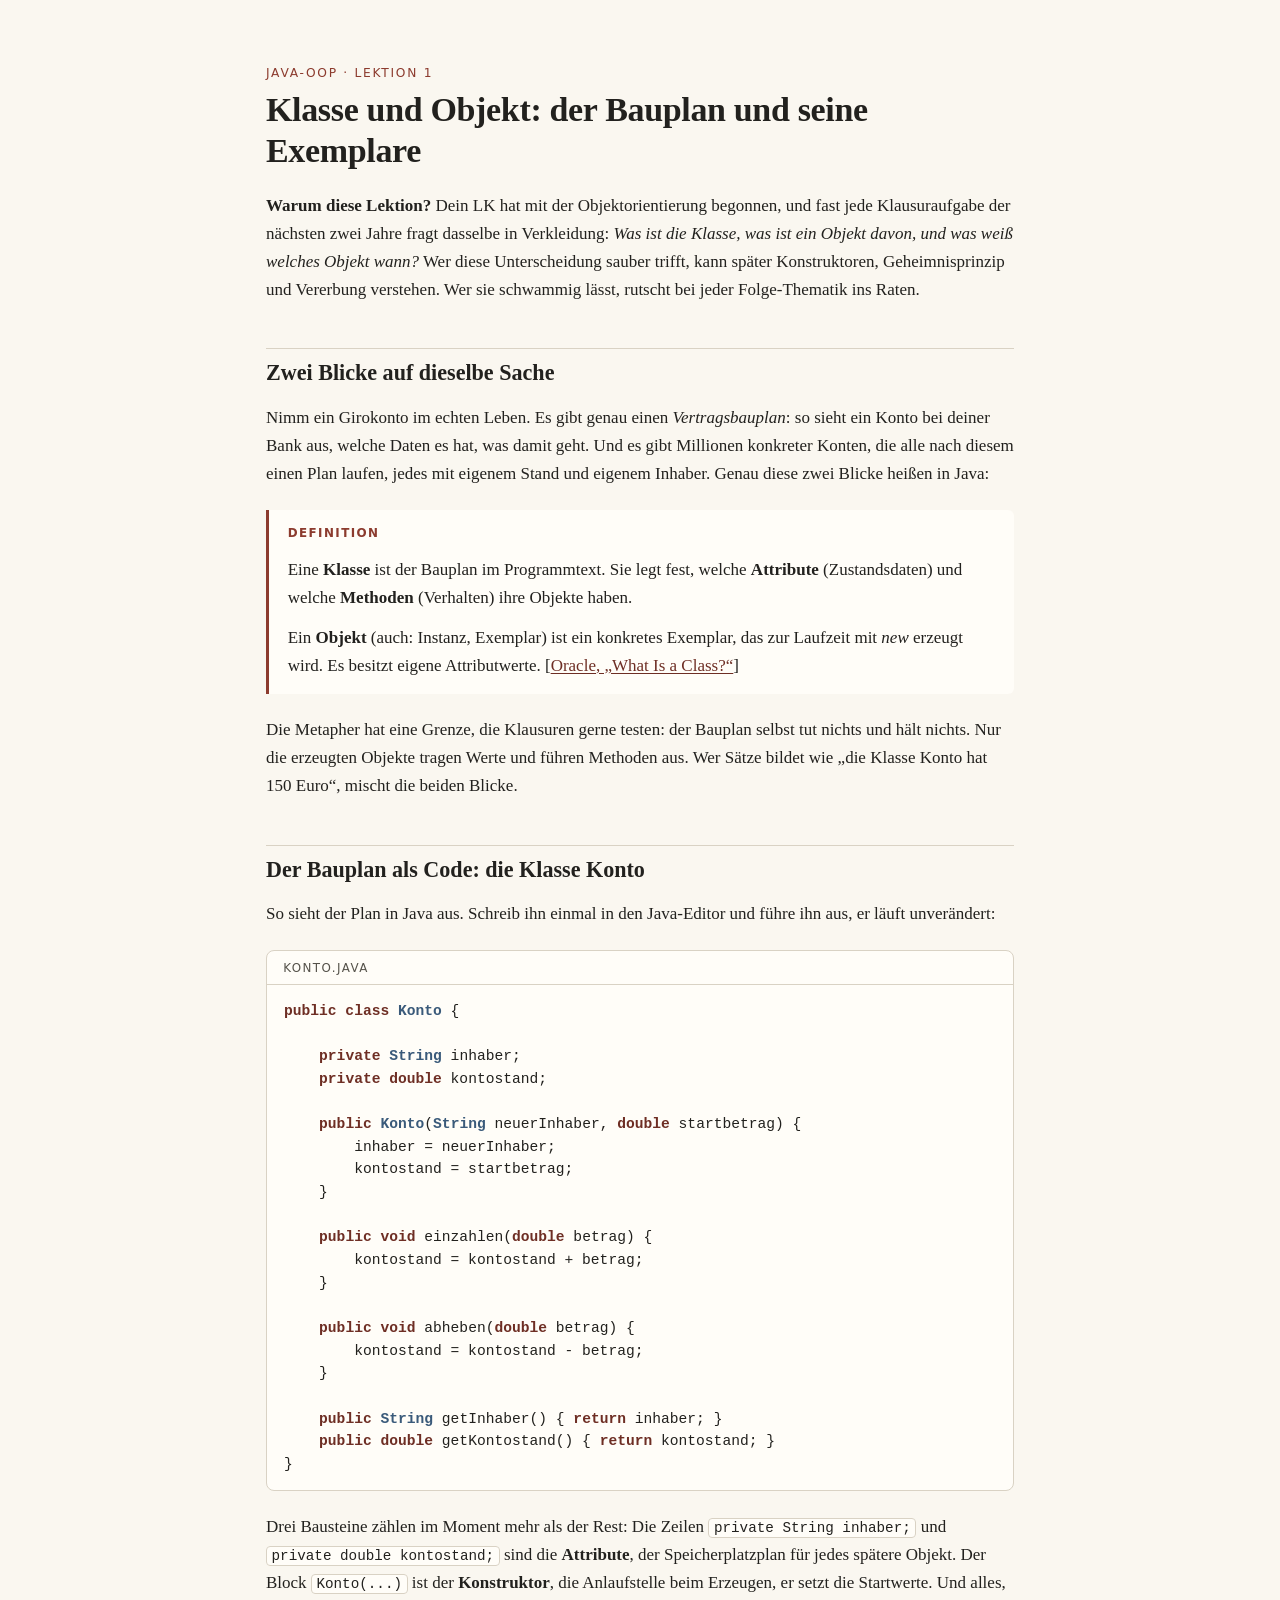
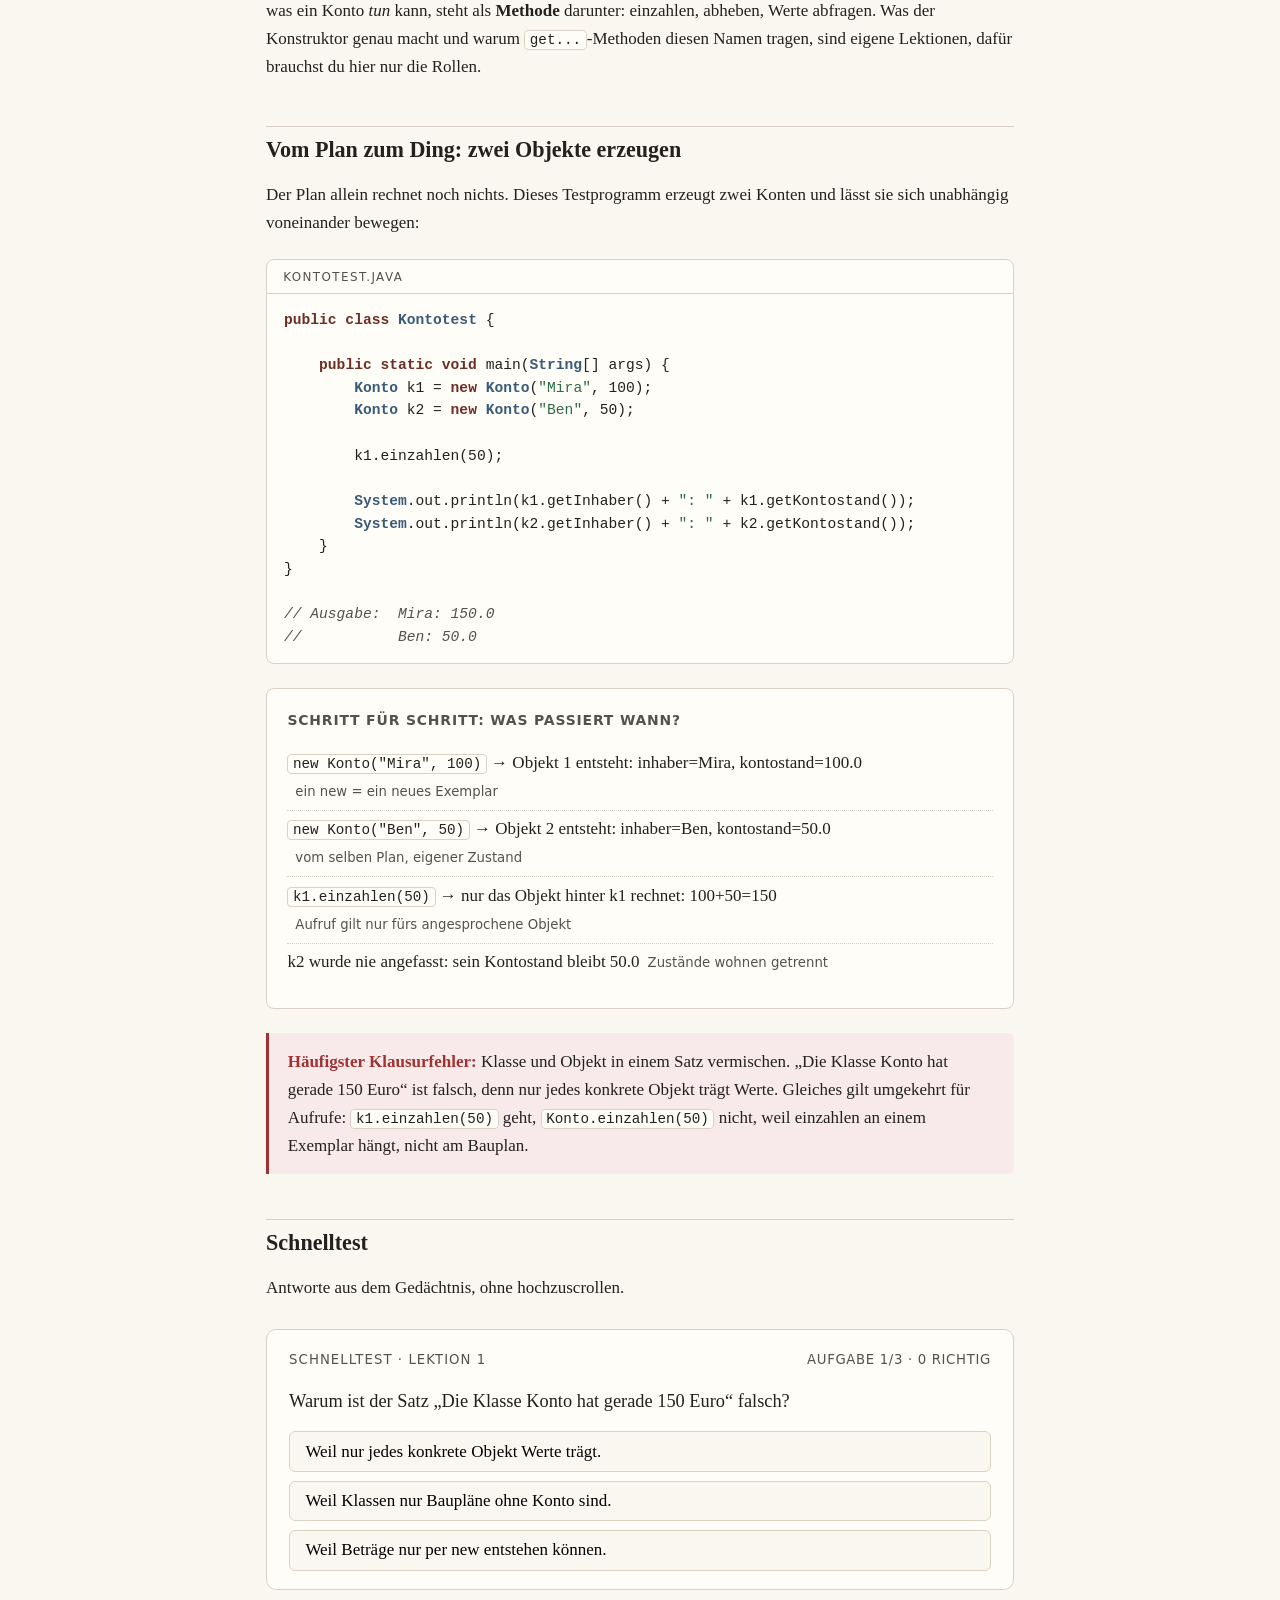
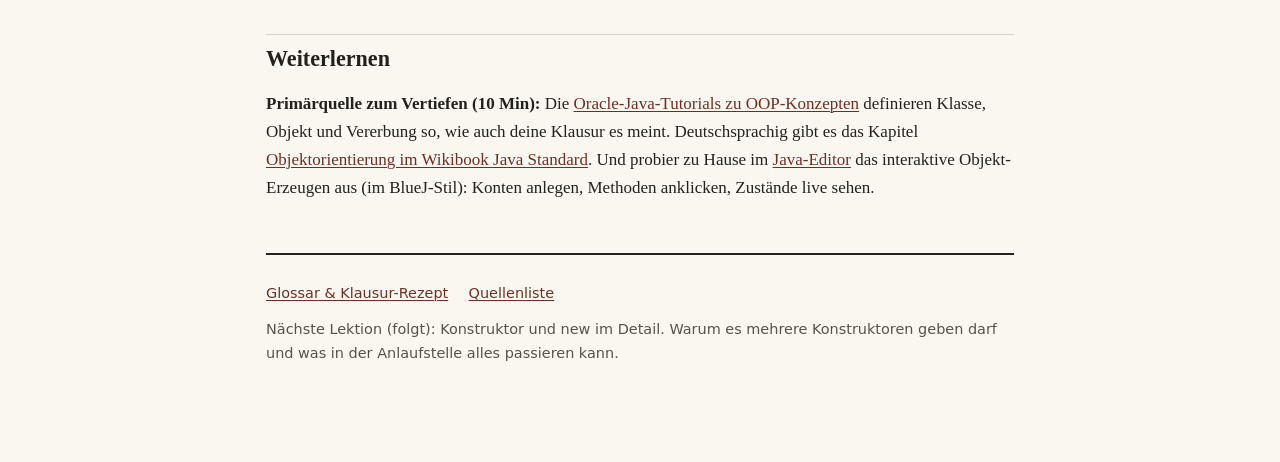
<file: programmierung/java-oop/lessons/0001-klassen-und-objekte.html>
<!DOCTYPE html>
<html lang="de">
<head>
<meta charset="UTF-8">
<meta name="viewport" content="width=device-width, initial-scale=1.0">
<title>Lektion 1 · Klasse und Objekt</title>
<link rel="stylesheet" href="../assets/course.css">
</head>
<body>
<article>
  <p class="kicker">Java-OOP &middot; Lektion 1</p>
  <h1>Klasse und Objekt: der Bauplan und seine Exemplare</h1>

  <p><strong>Warum diese Lektion?</strong> Dein LK hat mit der Objektorientierung
  begonnen, und fast jede Klausuraufgabe der nächsten zwei Jahre fragt dasselbe in
  Verkleidung: <em>Was ist die Klasse, was ist ein Objekt davon, und was weiß welches
  Objekt wann?</em> Wer diese Unterscheidung sauber trifft, kann später Konstruktoren,
  Geheimnisprinzip und Vererbung verstehen. Wer sie schwammig lässt, rutscht bei jeder
  Folge-Thematik ins Raten.</p>

  <h2>Zwei Blicke auf dieselbe Sache</h2>
  <p>Nimm ein Girokonto im echten Leben. Es gibt genau einen <em>Vertragsbauplan</em>: so
  sieht ein Konto bei deiner Bank aus, welche Daten es hat, was damit geht. Und es gibt
  Millionen konkreter Konten, die alle nach diesem einen Plan laufen, jedes mit eigenem
  Stand und eigenem Inhaber. Genau diese zwei Blicke heißen in Java:</p>

  <div class="merk">
    <span class="merk-label">Definition</span>
    <p>Eine <strong>Klasse</strong> ist der Bauplan im Programmtext. Sie legt fest,
    welche <strong>Attribute</strong> (Zustandsdaten) und welche
    <strong>Methoden</strong> (Verhalten) ihre Objekte haben.</p>
    <p style="margin-bottom:0;">Ein <strong>Objekt</strong> (auch: Instanz, Exemplar)
    ist ein konkretes Exemplar, das zur Laufzeit mit <span class="math-inline">new</span>
    erzeugt wird. Es besitzt eigene Attributwerte.
    [<a href="https://docs.oracle.com/javase/tutorial/java/concepts/">Oracle, &bdquo;What Is a Class?&ldquo;</a>]</p>
  </div>

  <p>Die Metapher hat eine Grenze, die Klausuren gerne testen: der Bauplan selbst
  tut nichts und hält nichts. Nur die erzeugten Objekte tragen Werte und führen
  Methoden aus. Wer Sätze bildet wie „die Klasse Konto hat 150 Euro“, mischt die
  beiden Blicke.</p>

  <h2>Der Bauplan als Code: die Klasse Konto</h2>
  <p>So sieht der Plan in Java aus. Schreib ihn einmal in den Java-Editor und führe
  ihn aus, er läuft unverändert:</p>

  <div class="codebox">
    <span class="code-title">Konto.java</span>
<pre><span class="kw">public class</span> <span class="ty">Konto</span> {

    <span class="kw">private</span> <span class="ty">String</span> inhaber;
    <span class="kw">private double</span> kontostand;

    <span class="kw">public</span> <span class="ty">Konto</span>(<span class="ty">String</span> neuerInhaber, <span class="kw">double</span> startbetrag) {
        inhaber = neuerInhaber;
        kontostand = startbetrag;
    }

    <span class="kw">public void</span> einzahlen(<span class="kw">double</span> betrag) {
        kontostand = kontostand + betrag;
    }

    <span class="kw">public void</span> abheben(<span class="kw">double</span> betrag) {
        kontostand = kontostand - betrag;
    }

    <span class="kw">public</span> <span class="ty">String</span> getInhaber() { <span class="kw">return</span> inhaber; }
    <span class="kw">public double</span> getKontostand() { <span class="kw">return</span> kontostand; }
}</pre>
  </div>

  <p>Drei Bausteine zählen im Moment mehr als der Rest: Die Zeilen
  <code>private String inhaber;</code> und <code>private double kontostand;</code>
  sind die <strong>Attribute</strong>, der Speicherplatzplan für jedes spätere Objekt.
  Der Block <code>Konto(...)</code> ist der <strong>Konstruktor</strong>, die
  Anlaufstelle beim Erzeugen, er setzt die Startwerte. Und alles, was ein Konto
  <em>tun</em> kann, steht als <strong>Methode</strong> darunter:
  einzahlen, abheben, Werte abfragen. Was der Konstruktor genau macht und warum
  <code>get...</code>-Methoden diesen Namen tragen, sind eigene Lektionen, dafür
  brauchst du hier nur die Rollen.</p>

  <h2>Vom Plan zum Ding: zwei Objekte erzeugen</h2>
  <p>Der Plan allein rechnet noch nichts. Dieses Testprogramm erzeugt zwei Konten
  und lässt sie sich unabhängig voneinander bewegen:</p>

  <div class="codebox">
    <span class="code-title">Kontotest.java</span>
<pre><span class="kw">public class</span> <span class="ty">Kontotest</span> {

    <span class="kw">public static void</span> main(<span class="ty">String</span>[] args) {
        <span class="ty">Konto</span> k1 = <span class="kw">new</span> <span class="ty">Konto</span>(<span class="st">&quot;Mira&quot;</span>, 100);
        <span class="ty">Konto</span> k2 = <span class="kw">new</span> <span class="ty">Konto</span>(<span class="st">&quot;Ben&quot;</span>, 50);

        k1.einzahlen(50);

        <span class="ty">System</span>.out.println(k1.getInhaber() + <span class="st">&quot;: &quot;</span> + k1.getKontostand());
        <span class="ty">System</span>.out.println(k2.getInhaber() + <span class="st">&quot;: &quot;</span> + k2.getKontostand());
    }
}

<span class="cm">// Ausgabe:  Mira: 150.0
//           Ben: 50.0</span></pre>
  </div>

  <div class="example">
    <span class="example-title">Schritt für Schritt: was passiert wann?</span>
    <ul class="steps">
      <li><code>new Konto("Mira", 100)</code> → Objekt 1 entsteht: inhaber=Mira, kontostand=100.0<span class="why">ein new = ein neues Exemplar</span></li>
      <li><code>new Konto("Ben", 50)</code> → Objekt 2 entsteht: inhaber=Ben, kontostand=50.0<span class="why">vom selben Plan, eigener Zustand</span></li>
      <li><code>k1.einzahlen(50)</code> → nur das Objekt hinter k1 rechnet: 100+50=150<span class="why">Aufruf gilt nur fürs angesprochene Objekt</span></li>
      <li>k2 wurde nie angefasst: sein Kontostand bleibt 50.0<span class="why">Zustände wohnen getrennt</span></li>
    </ul>
  </div>

  <div class="warnung">
    <strong>Häufigster Klausurfehler:</strong> Klasse und Objekt in einem Satz
    vermischen. „Die Klasse Konto hat gerade 150 Euro“ ist falsch, denn nur jedes
    konkrete Objekt trägt Werte. Gleiches gilt umgekehrt für Aufrufe:
    <code>k1.einzahlen(50)</code> geht, <code>Konto.einzahlen(50)</code> nicht,
    weil einzahlen an einem Exemplar hängt, nicht am Bauplan.
  </div>

  <h2>Schnelltest</h2>
  <p>Antworte aus dem Gedächtnis, ohne hochzuscrollen.</p>
  <div class="quiz" data-quiz="lektion1"></div>

  <script type="application/json" data-for="lektion1">
  {
    "title": "Schnelltest · Lektion 1",
    "questions": [
      {
        "q": "Was ist die Klasse <code>Konto</code> im Programm?",
        "options": [
          "Der Bauplan: er legt Attribute und Methoden fest.",
          "Ein Speicherobjekt: es hält Werte wie 150 fest.",
          "Ein Startbefehl: er startet main bei jedem new."
        ],
        "correct": 0,
        "explainOk": "Genau. Die Klasse steht einmal im Programmtext und beschreibt Attribute und Methoden ihrer Objekte.",
        "explainErr": "Merk dir die Richtung: Der Text der Klasse liegt im Editor und erzeugt selbst nichts. Erst Objekte mit new speichern Werte oder starten etwas."
      },
      {
        "q": "<code>k1 = new Konto(\"Mira\", 100); k2 = new Konto(\"Ben\", 50);<br>k1.einzahlen(50);</code><br>Welche Stände gelten am Ende?",
        "options": [
          "k1: 150, k2: 50",
          "k1: 150, k2: 150",
          "k1: 100, k2: 50",
          "k1: 50, k2: 150"
        ],
        "correct": 0,
        "explainOk": "k1 bekam 100 plus einzahlen(50), also 150. k2 startete bei 50 und wurde danach nie wieder angesprochen.",
        "explainErr": "Verfolge pro Objekt: Wo startete es (Startwerte im Konstruktoraufruf), und welche Aufrufe erreichten genau dieses Objekt? Nur k1 bekam einzahlen(50)."
      },
      {
        "q": "Warum ist der Satz „Die Klasse Konto hat gerade 150 Euro“ falsch?",
        "options": [
          "Weil nur jedes konkrete Objekt Werte trägt.",
          "Weil Klassen nur Baupläne ohne Konto sind.",
          "Weil Beträge nur per new entstehen können."
        ],
        "correct": 0,
        "explainOk": "Zustandsdaten wie kontostand leben im Objekt. Die Klasse beschreibt nur, dass jedes Konto dieses Attribut haben wird.",
        "explainErr": "Der Satz mischt die zwei Blicke: Plan gegen Exemplar. Werte wohnen immer im Exemplar, siehe Merkkasten oben."
      }
    ]
  }
  </script>

  <h2>Weiterlernen</h2>
  <p><strong>Primärquelle zum Vertiefen (10 Min):</strong> Die
  <a href="https://docs.oracle.com/javase/tutorial/java/concepts/">Oracle-Java-Tutorials zu OOP-Konzepten</a>
  definieren Klasse, Objekt und Vererbung so, wie auch deine Klausur es meint.
  Deutschsprachig gibt es das Kapitel
  <a href="https://de.wikibooks.org/wiki/Java_Standard#Objektorientierung">Objektorientierung im Wikibook Java Standard</a>.
  Und probier zu Hause im <a href="https://javaeditor.org">Java-Editor</a> das interaktive
  Objekt-Erzeugen aus (im BlueJ-Stil): Konten anlegen, Methoden anklicken, Zustände live sehen.</p>

  <footer class="lesson-footer">
    <nav>
      <a href="../reference/glossar-klassen-und-objekte.html">Glossar &amp; Klausur-Rezept</a>
      <a href="../RESOURCES.md">Quellenliste</a>
    </nav>
    <p>Nächste Lektion (folgt): Konstruktor und new im Detail. Warum es mehrere
    Konstruktoren geben darf und was in der Anlaufstelle alles passieren kann.</p>
  </footer>
</article>
<script src="../assets/quiz.js"></script>
</body>
</html>
</file>
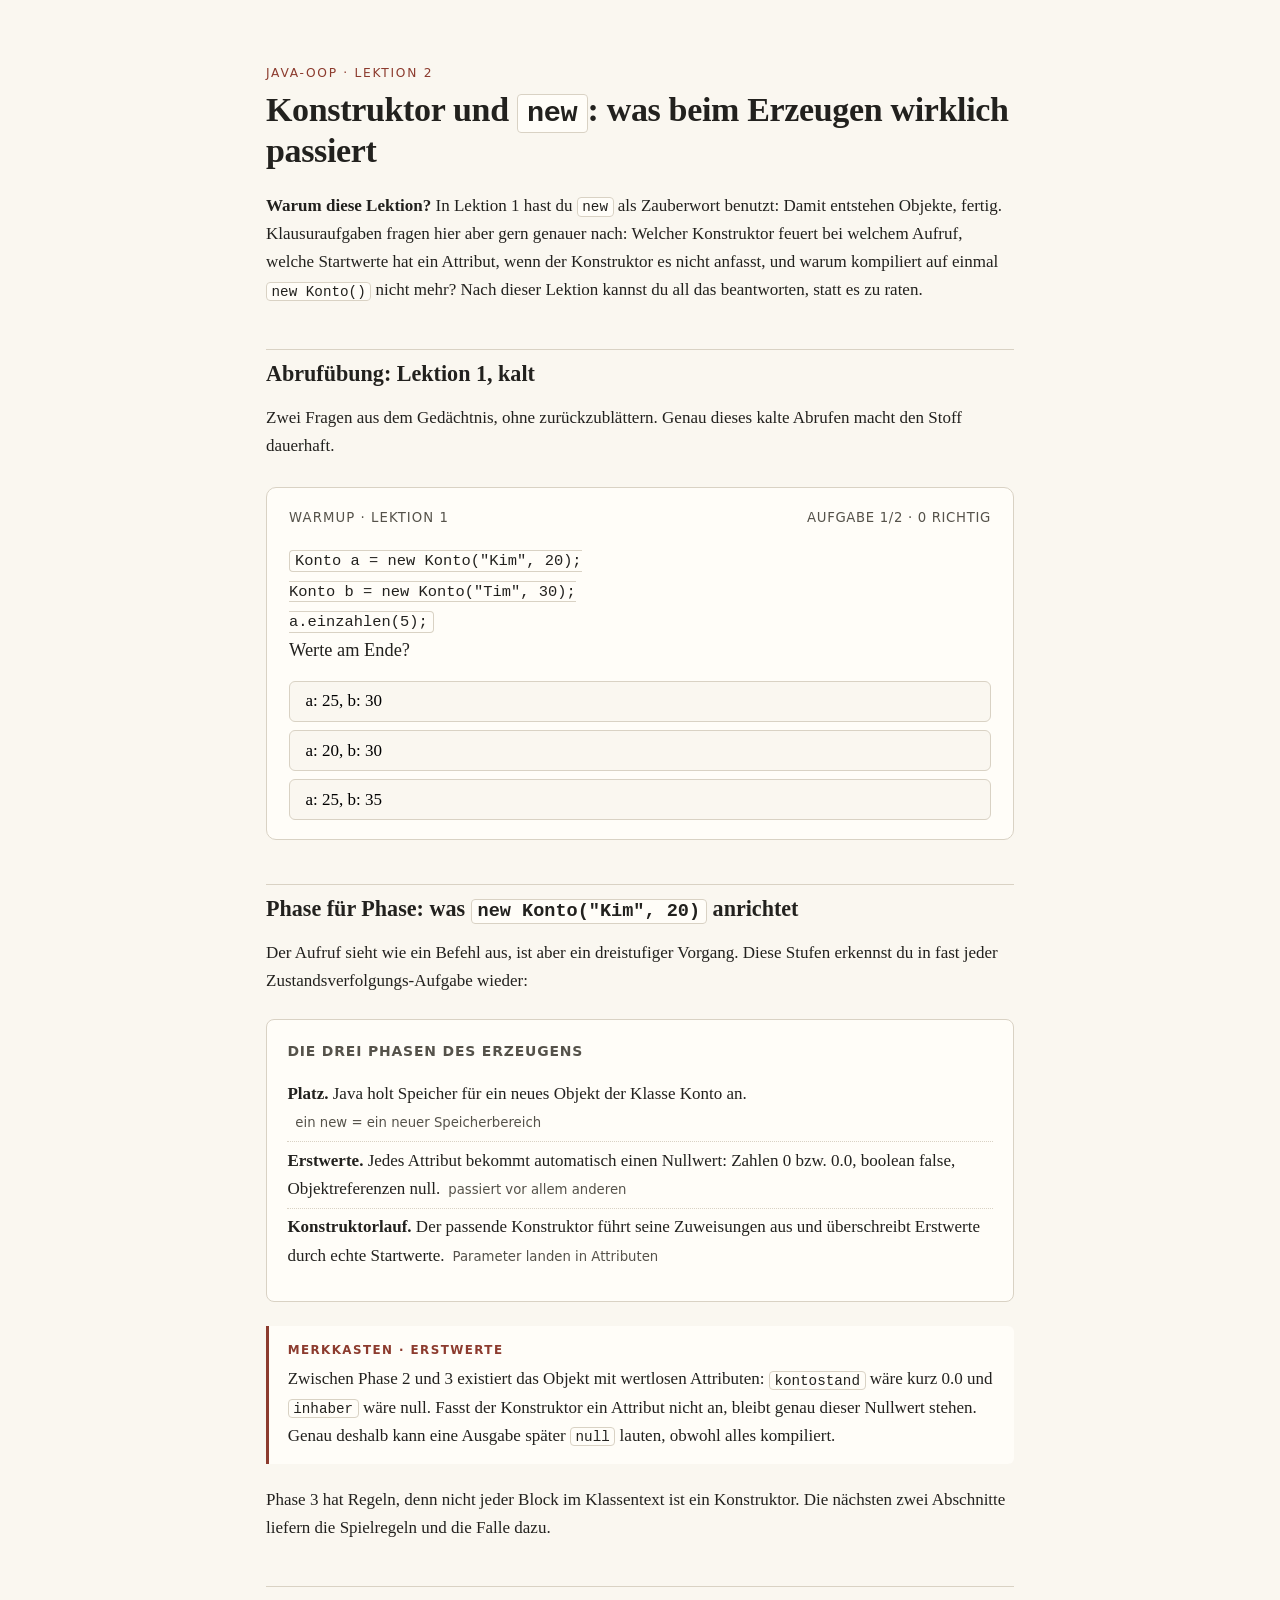
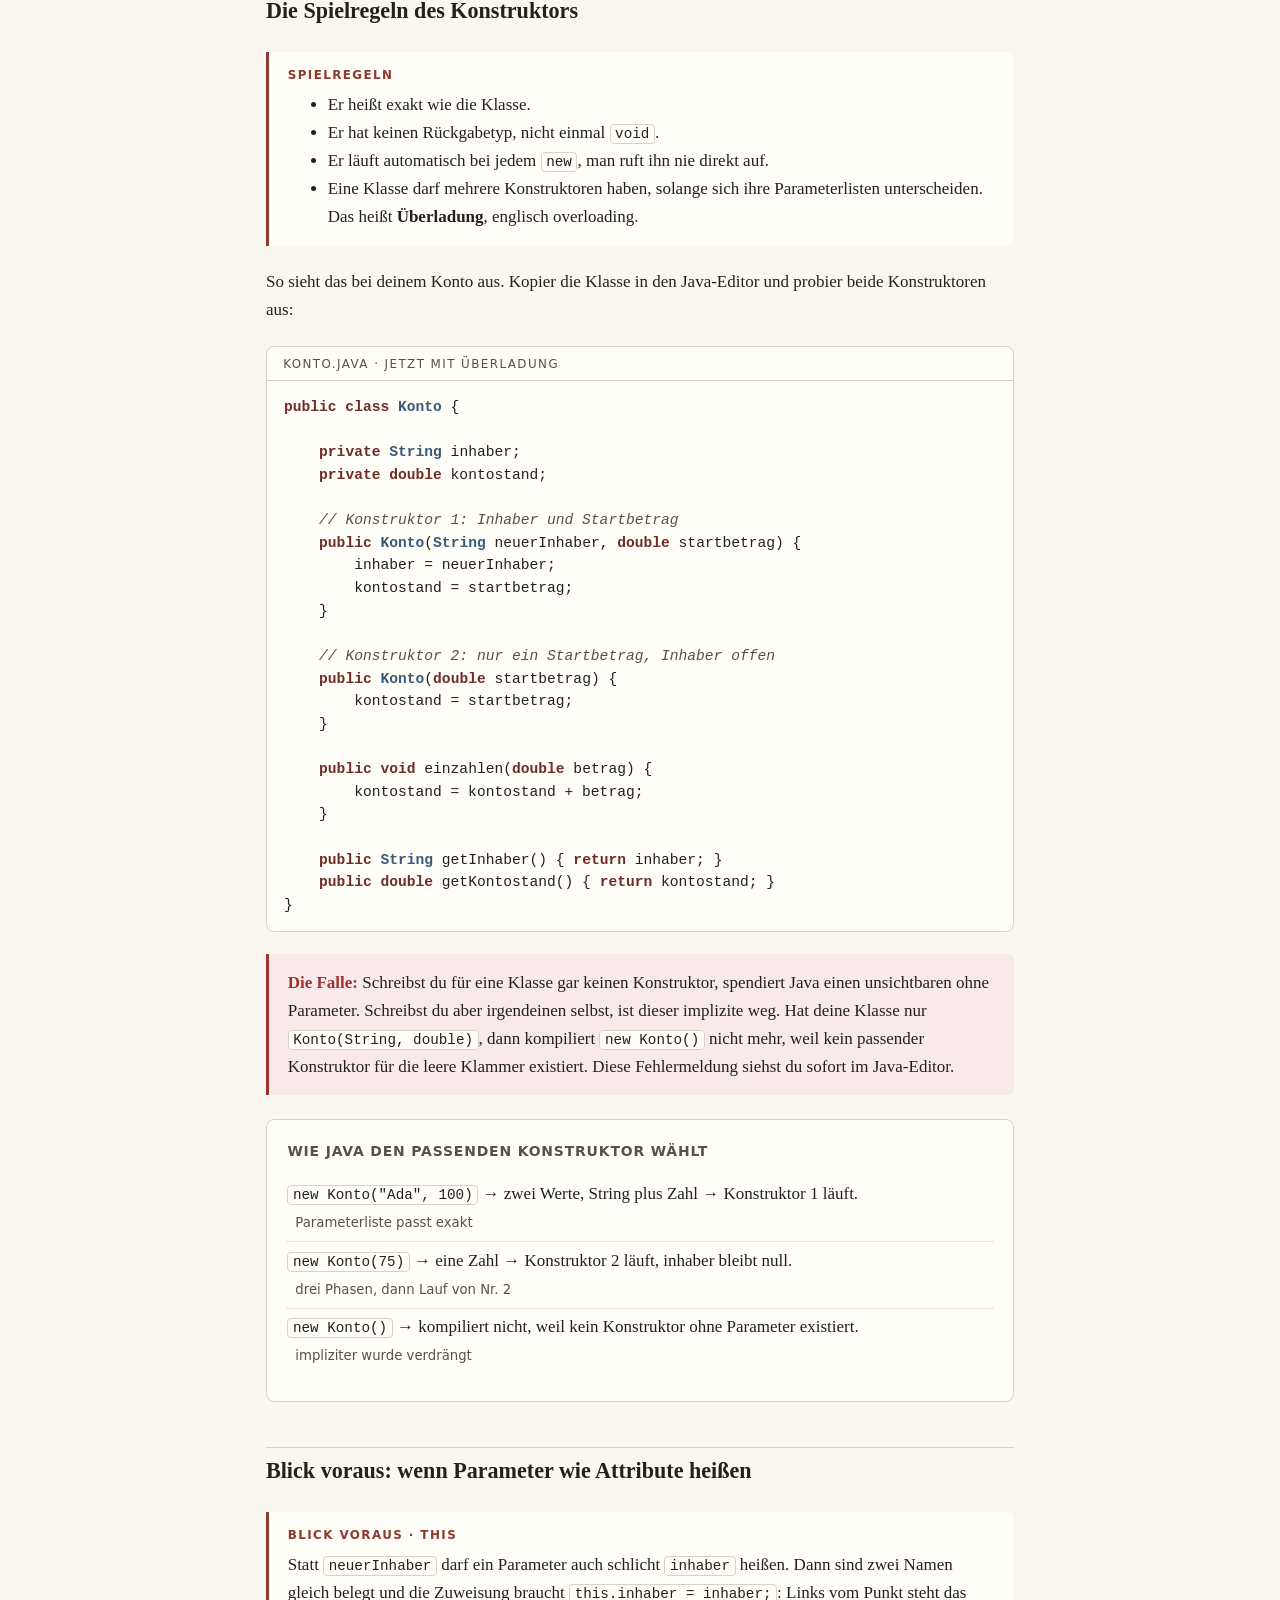
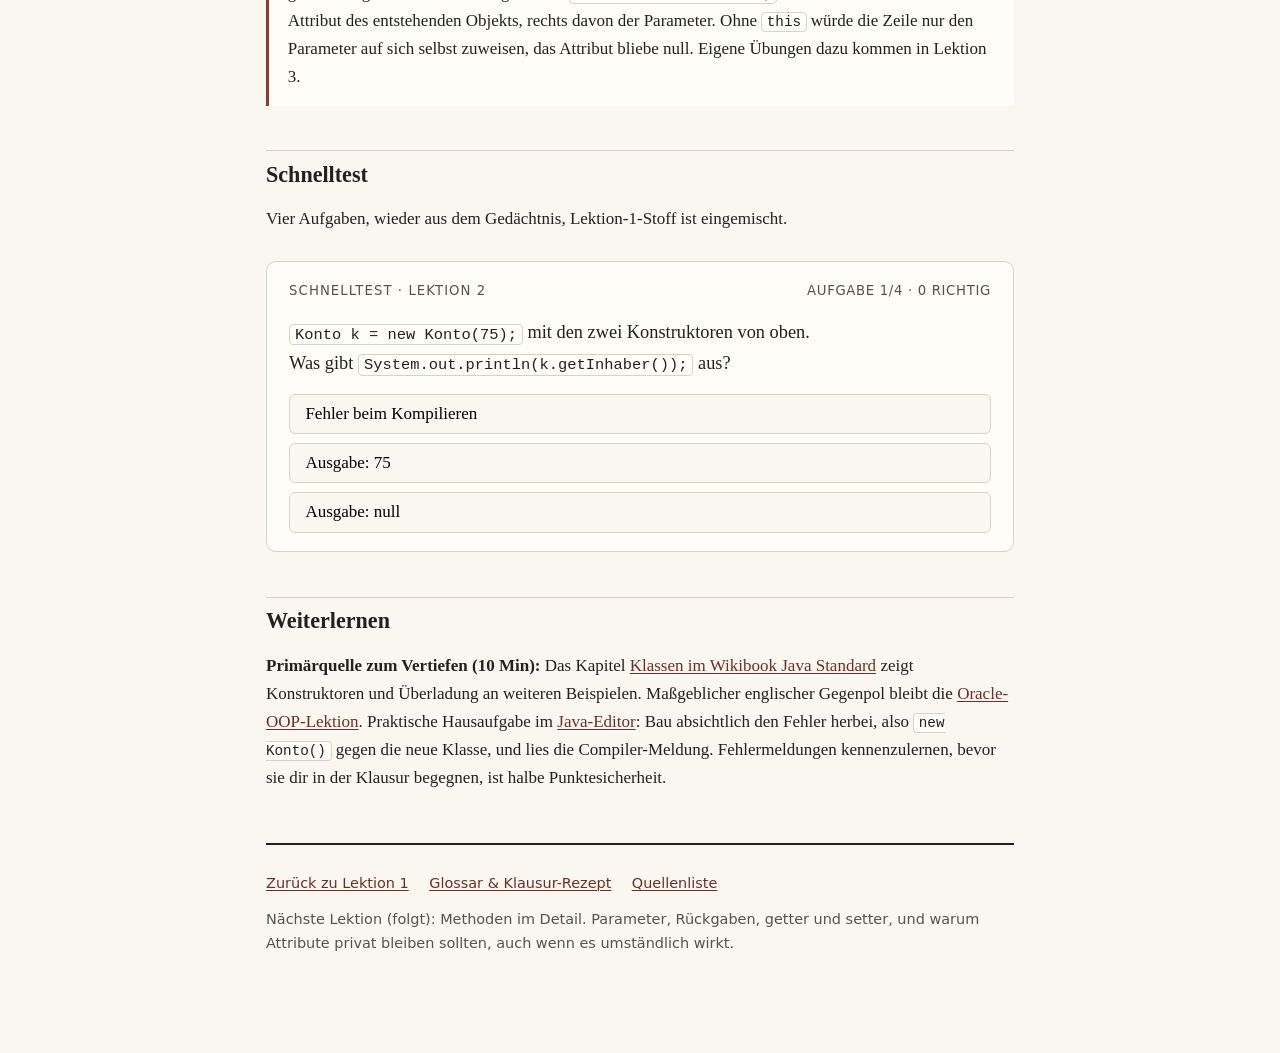
<file: programmierung/java-oop/lessons/0002-konstruktor-und-new.html>
<!DOCTYPE html>
<html lang="de">
<head>
<meta charset="UTF-8">
<meta name="viewport" content="width=device-width, initial-scale=1.0">
<title>Lektion 2 · Konstruktor und new im Detail</title>
<link rel="stylesheet" href="../assets/course.css">
</head>
<body>
<article>
  <p class="kicker">Java-OOP &middot; Lektion 2</p>
  <h1>Konstruktor und <code>new</code>: was beim Erzeugen wirklich passiert</h1>

  <p><strong>Warum diese Lektion?</strong> In Lektion 1 hast du <code>new</code> als
  Zauberwort benutzt: Damit entstehen Objekte, fertig. Klausuraufgaben fragen hier
  aber gern genauer nach: Welcher Konstruktor feuert bei welchem Aufruf, welche
  Startwerte hat ein Attribut, wenn der Konstruktor es nicht anfasst, und warum
  kompiliert auf einmal <code>new Konto()</code> nicht mehr? Nach dieser Lektion
  kannst du all das beantworten, statt es zu raten.</p>

  <h2>Abrufübung: Lektion 1, kalt</h2>
  <p>Zwei Fragen aus dem Gedächtnis, ohne zurückzublättern. Genau dieses kalte
  Abrufen macht den Stoff dauerhaft.</p>
  <div class="quiz" data-quiz="warmup2"></div>

  <script type="application/json" data-for="warmup2">
  {
    "title": "Warmup · Lektion 1",
    "questions": [
      {
        "q": "<code>Konto a = new Konto(\"Kim\", 20);<br>Konto b = new Konto(\"Tim\", 30);<br>a.einzahlen(5);</code><br>Werte am Ende?",
        "options": [
          "a: 25, b: 30",
          "a: 25, b: 35",
          "a: 20, b: 30"
        ],
        "correct": 0,
        "explainOk": "Sauber verfolgt: a bekam einzahlen(5), b wurde nie angerührt.",
        "explainErr": "Ein new pro Objekt, ein Aufruf pro Ziel: Nur das Objekt hinter a ändert sich."
      },
      {
        "q": "Warum passt „Die Klasse Konto besitzt 90 Euro“ nicht?",
        "options": [
          "Weil Werte im Objekt wohnen, nicht im Bauplan.",
          "Weil Klassen keine Zahlen enthalten dürfen.",
          "Weil Euro im Java-Editor unüblich sind."
        ],
        "correct": 0,
        "explainOk": "Genau die Zwei-Blicke-Regel aus Lektion 1: Die Klasse beschreibt, jedes Objekt trägt seine Werte selbst.",
        "explainErr": "Trenne Plan und Exemplar: Attribute legt die Klasse fest, Werte halten nur Objekte."
      }
    ]
  }
  </script>

  <h2>Phase für Phase: was <code>new Konto("Kim", 20)</code> anrichtet</h2>
  <p>Der Aufruf sieht wie ein Befehl aus, ist aber ein dreistufiger Vorgang.
  Diese Stufen erkennst du in fast jeder Zustandsverfolgungs-Aufgabe wieder:</p>

  <div class="example">
    <span class="example-title">Die drei Phasen des Erzeugens</span>
    <ul class="steps">
      <li><strong>Platz.</strong> Java holt Speicher für ein neues Objekt der Klasse Konto an.<span class="why">ein new = ein neuer Speicherbereich</span></li>
      <li><strong>Erstwerte.</strong> Jedes Attribut bekommt automatisch einen Nullwert: Zahlen 0 bzw. 0.0, boolean false, Objektreferenzen null.<span class="why">passiert vor allem anderen</span></li>
      <li><strong>Konstruktorlauf.</strong> Der passende Konstruktor führt seine Zuweisungen aus und überschreibt Erstwerte durch echte Startwerte.<span class="why">Parameter landen in Attributen</span></li>
    </ul>
  </div>

  <div class="merk">
    <span class="merk-label">Merkkasten · Erstwerte</span>
    Zwischen Phase 2 und 3 existiert das Objekt mit wertlosen Attributen:
    <code>kontostand</code> wäre kurz 0.0 und <code>inhaber</code> wäre null.
    Fasst der Konstruktor ein Attribut nicht an, bleibt genau dieser Nullwert
    stehen. Genau deshalb kann eine Ausgabe später <code>null</code> lauten,
    obwohl alles kompiliert.
  </div>

  <p>Phase 3 hat Regeln, denn nicht jeder Block im Klassentext ist ein Konstruktor.
  Die nächsten zwei Abschnitte liefern die Spielregeln und die Falle dazu.</p>

  <h2>Die Spielregeln des Konstruktors</h2>

  <div class="merk">
    <span class="merk-label">Spielregeln</span>
    <ul style="margin:0.3rem 0 0;">
      <li>Er heißt exakt wie die Klasse.</li>
      <li>Er hat keinen Rückgabetyp, nicht einmal <code>void</code>.</li>
      <li>Er läuft automatisch bei jedem <code>new</code>, man ruft ihn nie direkt auf.</li>
      <li>Eine Klasse darf mehrere Konstruktoren haben, solange sich ihre
      Parameterlisten unterscheiden. Das heißt <strong>Überladung</strong>,
      englisch overloading.</li>
    </ul>
  </div>

  <p>So sieht das bei deinem Konto aus. Kopier die Klasse in den
  Java-Editor und probier beide Konstruktoren aus:</p>

  <div class="codebox">
    <span class="code-title">Konto.java &middot; jetzt mit Überladung</span>
<pre><span class="kw">public class</span> <span class="ty">Konto</span> {

    <span class="kw">private</span> <span class="ty">String</span> inhaber;
    <span class="kw">private double</span> kontostand;

    <span class="cm">// Konstruktor 1: Inhaber und Startbetrag</span>
    <span class="kw">public</span> <span class="ty">Konto</span>(<span class="ty">String</span> neuerInhaber, <span class="kw">double</span> startbetrag) {
        inhaber = neuerInhaber;
        kontostand = startbetrag;
    }

    <span class="cm">// Konstruktor 2: nur ein Startbetrag, Inhaber offen</span>
    <span class="kw">public</span> <span class="ty">Konto</span>(<span class="kw">double</span> startbetrag) {
        kontostand = startbetrag;
    }

    <span class="kw">public void</span> einzahlen(<span class="kw">double</span> betrag) {
        kontostand = kontostand + betrag;
    }

    <span class="kw">public</span> <span class="ty">String</span> getInhaber() { <span class="kw">return</span> inhaber; }
    <span class="kw">public double</span> getKontostand() { <span class="kw">return</span> kontostand; }
}</pre>
  </div>

  <div class="warnung">
    <strong>Die Falle:</strong> Schreibst du für eine Klasse gar keinen Konstruktor,
    spendiert Java einen unsichtbaren ohne Parameter. Schreibst du aber irgendeinen
    selbst, ist dieser implizite weg. Hat deine Klasse nur
    <code>Konto(String, double)</code>, dann kompiliert <code>new Konto()</code>
    nicht mehr, weil kein passender Konstruktor für die leere Klammer existiert.
    Diese Fehlermeldung siehst du sofort im Java-Editor.
  </div>

  <div class="example">
    <span class="example-title">Wie Java den passenden Konstruktor wählt</span>
    <ul class="steps">
      <li><code>new Konto(&quot;Ada&quot;, 100)</code> → zwei Werte, String plus Zahl → Konstruktor 1 läuft.<span class="why">Parameterliste passt exakt</span></li>
      <li><code>new Konto(75)</code> → eine Zahl → Konstruktor 2 läuft, inhaber bleibt null.<span class="why">drei Phasen, dann Lauf von Nr. 2</span></li>
      <li><code>new Konto()</code> → kompiliert nicht, weil kein Konstruktor ohne Parameter existiert.<span class="why">impliziter wurde verdrängt</span></li>
    </ul>
  </div>

  <h2>Blick voraus: wenn Parameter wie Attribute heißen</h2>

  <div class="merk">
    <span class="merk-label">Blick voraus · this</span>
    Statt <code>neuerInhaber</code> darf ein Parameter auch schlicht
    <code>inhaber</code> heißen. Dann sind zwei Namen gleich belegt und die
    Zuweisung braucht <code>this.inhaber = inhaber;</code>: Links vom Punkt steht
    das Attribut des entstehenden Objekts, rechts davon der Parameter. Ohne
    <code>this</code> würde die Zeile nur den Parameter auf sich selbst zuweisen,
    das Attribut bliebe null. Eigene Übungen dazu kommen in Lektion 3.
  </div>

  <h2>Schnelltest</h2>
  <p>Vier Aufgaben, wieder aus dem Gedächtnis, Lektion-1-Stoff ist eingemischt.</p>
  <div class="quiz" data-quiz="lektion2"></div>

  <script type="application/json" data-for="lektion2">
  {
    "title": "Schnelltest · Lektion 2",
    "questions": [
      {
        "q": "Welche Aussage über Konstruktoren stimmt?",
        "options": [
          "Sie heißen wie die Klasse und haben keinen Rückgabetyp.",
          "Sie heißen wie das Objekt und haben keinen Rückgabetyp.",
          "Sie heißen wie die Klasse und geben boolean zurück."
        ],
        "correct": 0,
        "explainOk": "Name gleich Klassenname, nie ein Rückgabetyp, laufen automatisch beim new.",
        "explainErr": "Merk dir das Paar: Klassenname als Name plus keine Rückgabe. main dagegen heißt main und liefert void."
      },
      {
        "q": "<code>Konto k = new Konto(75);</code> mit den zwei Konstruktoren von oben.<br>Was gibt <code>System.out.println(k.getInhaber());</code> aus?",
        "options": [
          "Ausgabe: null",
          "Ausgabe: 75",
          "Fehler beim Kompilieren"
        ],
        "correct": 0,
        "explainOk": "Konstruktor 2 setzt nur kontostand. inhaber blieb in Phase 2 beim Nullwert null, und der hält sich auf.",
        "explainErr": "Phasen denken: Erstwerte gelten für alle Attribute, der Konstruktorlauf überschreibt nur, was er anfasst."
      },
      {
        "q": "Klasse Stuhl hat nur den Konstruktor <code>Stuhl(String farbe)</code>.<br>Was passiert bei <code>Stuhl s = new Stuhl();</code>?",
        "options": [
          "Der Compiler meldet einen Fehler.",
          "Ein Stuhl ohne Farbe entsteht.",
          "farbe wird automatisch leer gesetzt."
        ],
        "correct": 0,
        "explainOk": "Der implizite Konstruktor ohne Parameter verschwindet, sobald du selbst einen schreibst. Für () existiert dann nichts.",
        "explainErr": "Die Falle aus der Lektion: Eigenes Konstruktorangebot verdrängt den unsichtbaren Standard. new Stuhl() findet keinen Partner mehr."
      },
      {
        "q": "<code>k1 = new Konto(\"Bo\", 10); k1.einzahlen(40);<br>k2 = new Konto(90);</code><br>Welcher Stand gilt am Ende?",
        "options": [
          "k1: Bo/50 und k2: null/90",
          "k1: Bo/50 und k2: Bo/90",
          "k1: Bo/60 und k2: null/90"
        ],
        "correct": 0,
        "explainOk": "k1 über Konstruktor 1 plus einzahlen auf 50, k2 über Konstruktor 2 mit offenem Inhaber.",
        "explainErr": "Pro Objekt eine Spalte führen: Startwerte aus dem gewählten Konstruktor, dann nur die Aufrufe zählen, die genau dieses Objekt erreichten."
      }
    ]
  }
  </script>

  <h2>Weiterlernen</h2>
  <p><strong>Primärquelle zum Vertiefen (10 Min):</strong> Das Kapitel
  <a href="https://de.wikibooks.org/wiki/Java_Standard#Objektorientierung">Klassen im Wikibook Java Standard</a>
  zeigt Konstruktoren und Überladung an weiteren Beispielen. Maßgeblicher
  englischer Gegenpol bleibt die
  <a href="https://docs.oracle.com/javase/tutorial/java/concepts/">Oracle-OOP-Lektion</a>.
  Praktische Hausaufgabe im <a href="https://javaeditor.org">Java-Editor</a>:
  Bau absichtlich den Fehler herbei, also <code>new Konto()</code> gegen die neue
  Klasse, und lies die Compiler-Meldung. Fehlermeldungen kennenzulernen, bevor
  sie dir in der Klausur begegnen, ist halbe Punktesicherheit.</p>

  <footer class="lesson-footer">
    <nav>
      <a href="0001-klassen-und-objekte.html">Zurück zu Lektion 1</a>
      <a href="../reference/glossar-klassen-und-objekte.html">Glossar &amp; Klausur-Rezept</a>
      <a href="../RESOURCES.md">Quellenliste</a>
    </nav>
    <p>Nächste Lektion (folgt): Methoden im Detail. Parameter, Rückgaben, getter und
    setter, und warum Attribute privat bleiben sollten, auch wenn es umständlich wirkt.</p>
  </footer>
</article>
<script src="../assets/quiz.js"></script>
</body>
</html>
</file>
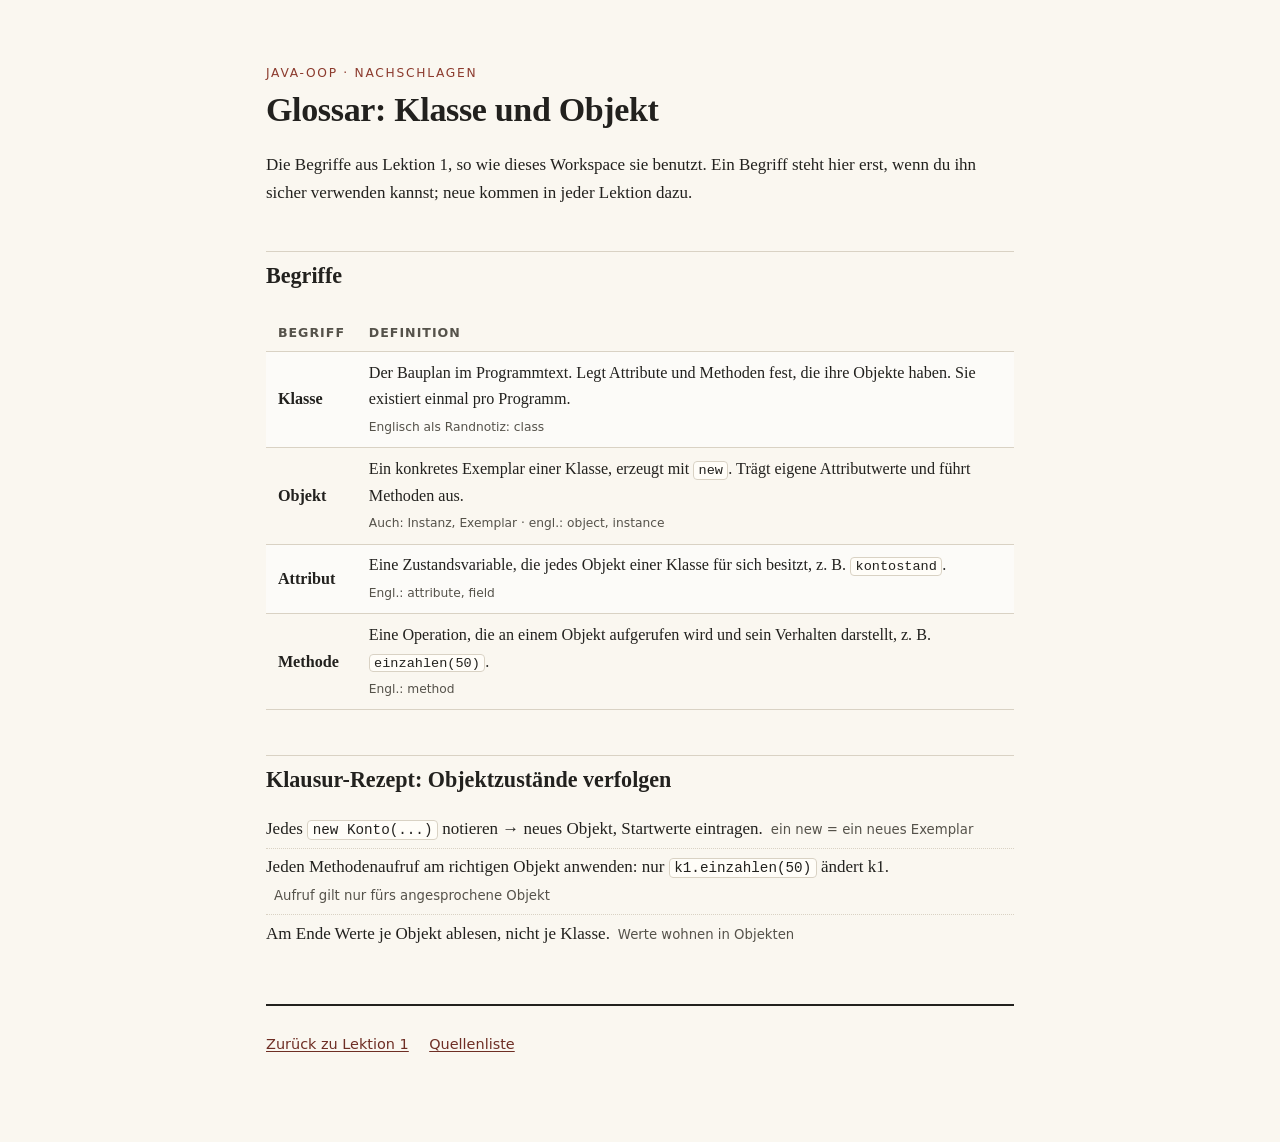
<file: programmierung/java-oop/reference/glossar-klassen-und-objekte.html>
<!DOCTYPE html>
<html lang="de">
<head>
<meta charset="UTF-8">
<meta name="viewport" content="width=device-width, initial-scale=1.0">
<title>Glossar · Klassen und Objekte</title>
<link rel="stylesheet" href="../assets/course.css">
</head>
<body>
<article>
  <p class="kicker">Java-OOP &middot; Nachschlagen</p>
  <h1>Glossar: Klasse und Objekt</h1>

  <p>Die Begriffe aus Lektion 1, so wie dieses Workspace sie benutzt. Ein Begriff steht
  hier erst, wenn du ihn sicher verwenden kannst; neue kommen in jeder Lektion dazu.</p>

  <h2>Begriffe</h2>

  <table>
    <thead><tr><th>Begriff</th><th>Definition</th></tr></thead>
    <tbody>
      <tr><td><strong>Klasse</strong></td>
          <td>Der Bauplan im Programmtext. Legt Attribute und Methoden fest, die ihre Objekte haben. Sie existiert einmal pro Programm.
          <br><span class="term-note">Englisch als Randnotiz: class</span></td></tr>
      <tr><td><strong>Objekt</strong></td>
          <td>Ein konkretes Exemplar einer Klasse, erzeugt mit <code>new</code>. Trägt eigene Attributwerte und führt Methoden aus.
          <br><span class="term-note">Auch: Instanz, Exemplar · engl.: object, instance</span></td></tr>
      <tr><td><strong>Attribut</strong></td>
          <td>Eine Zustandsvariable, die jedes Objekt einer Klasse für sich besitzt, z.&nbsp;B. <code>kontostand</code>.
          <br><span class="term-note">Engl.: attribute, field</span></td></tr>
      <tr><td><strong>Methode</strong></td>
          <td>Eine Operation, die an einem Objekt aufgerufen wird und sein Verhalten darstellt, z.&nbsp;B. <code>einzahlen(50)</code>.
          <br><span class="term-note">Engl.: method</span></td></tr>
    </tbody>
  </table>

  <h2>Klausur-Rezept: Objektzustände verfolgen</h2>
  <ol class="steps">
    <li>Jedes <code>new Konto(...)</code> notieren → neues Objekt, Startwerte eintragen.<span class="why">ein new = ein neues Exemplar</span></li>
    <li>Jeden Methodenaufruf am richtigen Objekt anwenden: nur <code>k1.einzahlen(50)</code> ändert k1.<span class="why">Aufruf gilt nur fürs angesprochene Objekt</span></li>
    <li>Am Ende Werte je Objekt ablesen, nicht je Klasse.<span class="why">Werte wohnen in Objekten</span></li>
  </ol>

  <footer class="lesson-footer">
    <nav>
      <a href="../lessons/0001-klassen-und-objekte.html">Zurück zu Lektion 1</a>
      <a href="../RESOURCES.md">Quellenliste</a>
    </nav>
  </footer>
</article>
</body>
</html>
</file>
<file: mathematik/integralrechnung/assets/course.css>
/* ============================================================
   Integralrechnung-Kurs · Shared Stylesheet
   Tufte-inspiriert: ruhige Typografie, Papierhintergrund,
   druckfreundlich, keine externen Abhängigkeiten.
   ============================================================ */

:root {
  --paper: #faf7f0;
  --ink: #22211e;
  --ink-soft: #55524a;
  --accent: #8c3b2e;        /* Ziegelrot für Interaktion/Merkkästen */
  --accent-dark: #6e2e24;
  --ok: #2e6b45;
  --ok-bg: #e8f2ea;
  --err: #a03232;
  --err-bg: #f8eaea;
  --line: #d9d2c4;
  --card: #fffdf8;
  --serif: Georgia, 'Iowan Old Style', 'Palatino Linotype', Palatino, 'Times New Roman', serif;
  --sans: system-ui, -apple-system, 'Segoe UI', Roboto, sans-serif;
}

* { box-sizing: border-box; }

html { font-size: 17px; }

body {
  margin: 0;
  padding: 3rem 1.25rem 5rem;
  background: var(--paper);
  color: var(--ink);
  font-family: var(--serif);
  line-height: 1.65;
}

article {
  max-width: 44rem;
  margin: 0 auto;
}

/* ---------- Kopfzeile ---------- */

.kicker {
  font-family: var(--sans);
  font-size: 0.72rem;
  letter-spacing: 0.14em;
  text-transform: uppercase;
  color: var(--accent);
  margin-bottom: 0.4rem;
}

h1 {
  font-size: 2rem;
  line-height: 1.2;
  font-weight: 700;
  margin: 0 0 1.2rem;
  letter-spacing: -0.01em;
}

h2 {
  font-size: 1.3rem;
  margin: 2.6rem 0 0.7rem;
  padding-top: 0.35rem;
  border-top: 1px solid var(--line);
}

h3 {
  font-size: 1.05rem;
  margin: 1.8rem 0 0.5rem;
}

p { margin: 0.7rem 0; }

a { color: var(--accent-dark); text-decoration-thickness: 1px; text-underline-offset: 2px; }
a:hover { color: var(--accent); }

strong { font-weight: 700; }

/* ---------- Mathe ---------- */

.math-inline {
  font-family: var(--serif);
  font-style: italic;
  white-space: nowrap;
}
.math-inline sup, .math-inline sub { font-style: normal; }

.math-block {
  display: block;
  text-align: center;
  font-style: italic;
  font-size: 1.15rem;
  margin: 1.1rem 0;
  padding: 0.55rem 0.75rem;
}

/* Gestapelte Brüche */
.frac {
  display: inline-flex;
  flex-direction: column;
  align-items: center;
  vertical-align: middle;
  margin: 0 0.15em;
  font-style: normal;
  line-height: 1.15;
  font-size: 0.92em;
}
.frac .num { padding: 0 0.25em 0.08em; }
.frac .den { border-top: 1px solid currentColor; padding: 0.08em 0.25em 0; }

/* Integralzeichen mit Grenzen: ∫<sub>a</sub><sup>b</sup> */
.int-limits sub, .int-limits sup { font-style: normal; font-family: var(--sans); font-size: 0.72em; }

/* ---------- Kästen ---------- */

.merk {
  background: var(--card);
  border-left: 3px solid var(--accent);
  padding: 0.85rem 1.1rem;
  margin: 1.3rem 0;
  border-radius: 0 6px 6px 0;
}
.merk .merk-label {
  font-family: var(--sans);
  font-size: 0.7rem;
  letter-spacing: 0.12em;
  text-transform: uppercase;
  color: var(--accent);
  font-weight: 700;
  display: block;
  margin-bottom: 0.3rem;
}

.warnung {
  background: var(--err-bg);
  border-left: 3px solid var(--err);
  padding: 0.85rem 1.1rem;
  margin: 1.3rem 0;
  border-radius: 0 6px 6px 0;
}
.warnung strong:first-child { color: var(--err); }

.example {
  background: var(--card);
  border: 1px solid var(--line);
  border-radius: 8px;
  padding: 1rem 1.2rem;
  margin: 1.4rem 0;
}
.example > .example-title {
  font-family: var(--sans);
  font-weight: 700;
  font-size: 0.82rem;
  letter-spacing: 0.06em;
  text-transform: uppercase;
  color: var(--ink-soft);
  margin-bottom: 0.4rem;
}

/* Rechnungsschritte untereinander */
.steps { list-style: none; margin: 0.6rem 0; padding: 0; }
.steps li {
  padding: 0.28rem 0;
  border-bottom: 1px dotted var(--line);
}
.steps li:last-child { border-bottom: none; }
.steps .why {
  font-family: var(--sans);
  font-size: 0.78rem;
  color: var(--ink-soft);
  display: inline-block;
  margin-left: 0.6em;
}

/* ---------- Tabellen ---------- */

table {
  border-collapse: collapse;
  width: 100%;
  margin: 1.2rem 0;
  font-size: 0.95rem;
}
th, td {
  text-align: left;
  padding: 0.45rem 0.7rem;
  border-bottom: 1px solid var(--line);
}
th {
  font-family: var(--sans);
  font-size: 0.74rem;
  letter-spacing: 0.08em;
  text-transform: uppercase;
  color: var(--ink-soft);
}
tbody tr:nth-child(odd) { background: rgba(255,255,255,0.55); }

/* ---------- Quiz ---------- */

.quiz {
  background: var(--card);
  border: 1px solid var(--line);
  border-radius: 10px;
  padding: 1.1rem 1.3rem;
  margin: 1.6rem 0;
}
.quiz-header {
  display: flex;
  justify-content: space-between;
  align-items: baseline;
  font-family: var(--sans);
  font-size: 0.78rem;
  letter-spacing: 0.08em;
  text-transform: uppercase;
  color: var(--ink-soft);
  margin-bottom: 0.9rem;
}
.quiz-question {
  font-size: 1.08rem;
  margin-bottom: 0.9rem;
}
.quiz-options { display: grid; gap: 0.5rem; }
.quiz-option {
  font-family: var(--serif);
  font-size: 1rem;
  text-align: left;
  background: var(--paper);
  border: 1px solid var(--line);
  border-radius: 6px;
  padding: 0.55rem 0.9rem;
  cursor: pointer;
  transition: border-color 120ms ease, background 120ms ease;
}
.quiz-option:hover:not(:disabled) { border-color: var(--accent); }
.quiz-option:focus-visible { outline: 2px solid var(--accent); outline-offset: 2px; }
.quiz-option.is-correct { background: var(--ok-bg); border-color: var(--ok); }
.quiz-option.is-wrong { background: var(--err-bg); border-color: var(--err); }
.quiz-option:disabled { cursor: default; opacity: 0.92; }

.quiz-feedback {
  margin-top: 0.8rem;
  padding: 0.7rem 0.95rem;
  border-radius: 6px;
  font-size: 0.93rem;
  display: none;
}
.quiz-feedback.show { display: block; }
.quiz-feedback.ok { background: var(--ok-bg); border-left: 3px solid var(--ok); }
.quiz-feedback.err { background: var(--err-bg); border-left: 3px solid var(--err); }

.quiz-progress { letter-spacing: 0.05em; }
.quiz-next {
  font-family: var(--sans);
  margin-top: 0.9rem;
  background: var(--accent);
  color: #fff;
  border: none;
  border-radius: 6px;
  padding: 0.5rem 1.1rem;
  font-size: 0.9rem;
  cursor: pointer;
  display: none;
}
.quiz-next.show { display: inline-block; }
.quiz-next:hover { background: var(--accent-dark); }

.quiz-summary { text-align: center; padding: 0.6rem 0 0.2rem; }
.quiz-summary .score-line { font-size: 1.15rem; margin-bottom: 0.4rem; }

/* ---------- Fußzeile ---------- */

.lesson-footer {
  margin-top: 3rem;
  padding-top: 1rem;
  border-top: 2px solid var(--ink);
  font-family: var(--sans);
  font-size: 0.85rem;
  color: var(--ink-soft);
}
.lesson-footer nav { margin-top: 0.6rem; display: flex; flex-wrap: wrap; gap: 0.4rem 1.2rem; }

/* ---------- Druck ---------- */

@media print {
  body { background: #fff; padding: 0; font-size: 11pt; }
  .quiz-next { display: none !important; }
  .example, .merk, .warnung, .quiz { break-inside: avoid; }
  a { color: inherit; }
}
</file>
<file: programmierung/java-oop/assets/course.css>
/* ============================================================
   Integralrechnung-Kurs · Shared Stylesheet
   Tufte-inspiriert: ruhige Typografie, Papierhintergrund,
   druckfreundlich, keine externen Abhängigkeiten.
   ============================================================ */

:root {
  --paper: #faf7f0;
  --ink: #22211e;
  --ink-soft: #55524a;
  --accent: #8c3b2e;        /* Ziegelrot für Interaktion/Merkkästen */
  --accent-dark: #6e2e24;
  --ok: #2e6b45;
  --ok-bg: #e8f2ea;
  --err: #a03232;
  --err-bg: #f8eaea;
  --line: #d9d2c4;
  --card: #fffdf8;
  --serif: Georgia, 'Iowan Old Style', 'Palatino Linotype', Palatino, 'Times New Roman', serif;
  --sans: system-ui, -apple-system, 'Segoe UI', Roboto, sans-serif;
}

* { box-sizing: border-box; }

html { font-size: 17px; }

body {
  margin: 0;
  padding: 3rem 1.25rem 5rem;
  background: var(--paper);
  color: var(--ink);
  font-family: var(--serif);
  line-height: 1.65;
}

article {
  max-width: 44rem;
  margin: 0 auto;
}

/* ---------- Kopfzeile ---------- */

.kicker {
  font-family: var(--sans);
  font-size: 0.72rem;
  letter-spacing: 0.14em;
  text-transform: uppercase;
  color: var(--accent);
  margin-bottom: 0.4rem;
}

h1 {
  font-size: 2rem;
  line-height: 1.2;
  font-weight: 700;
  margin: 0 0 1.2rem;
  letter-spacing: -0.01em;
}

h2 {
  font-size: 1.3rem;
  margin: 2.6rem 0 0.7rem;
  padding-top: 0.35rem;
  border-top: 1px solid var(--line);
}

h3 {
  font-size: 1.05rem;
  margin: 1.8rem 0 0.5rem;
}

p { margin: 0.7rem 0; }

a { color: var(--accent-dark); text-decoration-thickness: 1px; text-underline-offset: 2px; }
a:hover { color: var(--accent); }

strong { font-weight: 700; }

/* ---------- Mathe ---------- */

.math-inline {
  font-family: var(--serif);
  font-style: italic;
  white-space: nowrap;
}
.math-inline sup, .math-inline sub { font-style: normal; }

.math-block {
  display: block;
  text-align: center;
  font-style: italic;
  font-size: 1.15rem;
  margin: 1.1rem 0;
  padding: 0.55rem 0.75rem;
}

/* Gestapelte Brüche */
.frac {
  display: inline-flex;
  flex-direction: column;
  align-items: center;
  vertical-align: middle;
  margin: 0 0.15em;
  font-style: normal;
  line-height: 1.15;
  font-size: 0.92em;
}
.frac .num { padding: 0 0.25em 0.08em; }
.frac .den { border-top: 1px solid currentColor; padding: 0.08em 0.25em 0; }

/* Integralzeichen mit Grenzen: ∫<sub>a</sub><sup>b</sup> */
.int-limits sub, .int-limits sup { font-style: normal; font-family: var(--sans); font-size: 0.72em; }

/* ---------- Kästen ---------- */

.merk {
  background: var(--card);
  border-left: 3px solid var(--accent);
  padding: 0.85rem 1.1rem;
  margin: 1.3rem 0;
  border-radius: 0 6px 6px 0;
}
.merk .merk-label {
  font-family: var(--sans);
  font-size: 0.7rem;
  letter-spacing: 0.12em;
  text-transform: uppercase;
  color: var(--accent);
  font-weight: 700;
  display: block;
  margin-bottom: 0.3rem;
}

.warnung {
  background: var(--err-bg);
  border-left: 3px solid var(--err);
  padding: 0.85rem 1.1rem;
  margin: 1.3rem 0;
  border-radius: 0 6px 6px 0;
}
.warnung strong:first-child { color: var(--err); }

.example {
  background: var(--card);
  border: 1px solid var(--line);
  border-radius: 8px;
  padding: 1rem 1.2rem;
  margin: 1.4rem 0;
}
.example > .example-title {
  font-family: var(--sans);
  font-weight: 700;
  font-size: 0.82rem;
  letter-spacing: 0.06em;
  text-transform: uppercase;
  color: var(--ink-soft);
  margin-bottom: 0.4rem;
}

/* Rechnungsschritte untereinander */
.steps { list-style: none; margin: 0.6rem 0; padding: 0; }
.steps li {
  padding: 0.28rem 0;
  border-bottom: 1px dotted var(--line);
}
.steps li:last-child { border-bottom: none; }
.steps .why {
  font-family: var(--sans);
  font-size: 0.78rem;
  color: var(--ink-soft);
  display: inline-block;
  margin-left: 0.6em;
}

/* ---------- Tabellen ---------- */

table {
  border-collapse: collapse;
  width: 100%;
  margin: 1.2rem 0;
  font-size: 0.95rem;
}
th, td {
  text-align: left;
  padding: 0.45rem 0.7rem;
  border-bottom: 1px solid var(--line);
}
th {
  font-family: var(--sans);
  font-size: 0.74rem;
  letter-spacing: 0.08em;
  text-transform: uppercase;
  color: var(--ink-soft);
}
tbody tr:nth-child(odd) { background: rgba(255,255,255,0.55); }

/* ---------- Quiz ---------- */

.quiz {
  background: var(--card);
  border: 1px solid var(--line);
  border-radius: 10px;
  padding: 1.1rem 1.3rem;
  margin: 1.6rem 0;
}
.quiz-header {
  display: flex;
  justify-content: space-between;
  align-items: baseline;
  font-family: var(--sans);
  font-size: 0.78rem;
  letter-spacing: 0.08em;
  text-transform: uppercase;
  color: var(--ink-soft);
  margin-bottom: 0.9rem;
}
.quiz-question {
  font-size: 1.08rem;
  margin-bottom: 0.9rem;
}
.quiz-options { display: grid; gap: 0.5rem; }
.quiz-option {
  font-family: var(--serif);
  font-size: 1rem;
  text-align: left;
  background: var(--paper);
  border: 1px solid var(--line);
  border-radius: 6px;
  padding: 0.55rem 0.9rem;
  cursor: pointer;
  transition: border-color 120ms ease, background 120ms ease;
}
.quiz-option:hover:not(:disabled) { border-color: var(--accent); }
.quiz-option:focus-visible { outline: 2px solid var(--accent); outline-offset: 2px; }
.quiz-option.is-correct { background: var(--ok-bg); border-color: var(--ok); }
.quiz-option.is-wrong { background: var(--err-bg); border-color: var(--err); }
.quiz-option:disabled { cursor: default; opacity: 0.92; }

.quiz-feedback {
  margin-top: 0.8rem;
  padding: 0.7rem 0.95rem;
  border-radius: 6px;
  font-size: 0.93rem;
  display: none;
}
.quiz-feedback.show { display: block; }
.quiz-feedback.ok { background: var(--ok-bg); border-left: 3px solid var(--ok); }
.quiz-feedback.err { background: var(--err-bg); border-left: 3px solid var(--err); }

.quiz-progress { letter-spacing: 0.05em; }
.quiz-next {
  font-family: var(--sans);
  margin-top: 0.9rem;
  background: var(--accent);
  color: #fff;
  border: none;
  border-radius: 6px;
  padding: 0.5rem 1.1rem;
  font-size: 0.9rem;
  cursor: pointer;
  display: none;
}
.quiz-next.show { display: inline-block; }
.quiz-next:hover { background: var(--accent-dark); }

.quiz-summary { text-align: center; padding: 0.6rem 0 0.2rem; }
.quiz-summary .score-line { font-size: 1.15rem; margin-bottom: 0.4rem; }

/* ---------- Fußzeile ---------- */

.lesson-footer {
  margin-top: 3rem;
  padding-top: 1rem;
  border-top: 2px solid var(--ink);
  font-family: var(--sans);
  font-size: 0.85rem;
  color: var(--ink-soft);
}
.lesson-footer nav { margin-top: 0.6rem; display: flex; flex-wrap: wrap; gap: 0.4rem 1.2rem; }

/* ---------- Druck ---------- */

@media print {
  body { background: #fff; padding: 0; font-size: 11pt; }
  .quiz-next { display: none !important; }
  .example, .merk, .warnung, .quiz { break-inside: avoid; }
  a { color: inherit; }
}

/* ---------- Java-Code ---------- */

.codebox {
  background: var(--card);
  border: 1px solid var(--line);
  border-radius: 8px;
  margin: 1.3rem 0;
  overflow-x: auto;
}
.codebox .code-title {
  display: block;
  font-family: var(--sans);
  font-size: 0.7rem;
  letter-spacing: 0.12em;
  text-transform: uppercase;
  color: var(--ink-soft);
  padding: 0.45rem 0.95rem 0.35rem;
  border-bottom: 1px solid var(--line);
}
.codebox pre {
  margin: 0;
  padding: 0.85rem 1rem;
  font-family: ui-monospace, 'Cascadia Mono', Consolas, 'Courier New', monospace;
  font-size: 0.86rem;
  line-height: 1.55;
}
.codebox .kw { color: var(--accent-dark); font-weight: 700; }
.codebox .ty { color: #3a5a7a; font-weight: 700; }
.codebox .st { color: var(--ok); }
.codebox .cm { color: var(--ink-soft); font-style: italic; }

/* ---------- Inline-Code ---------- */

article code {
  font-family: ui-monospace, 'Cascadia Mono', Consolas, 'Courier New', monospace;
  font-size: 0.84em;
  background: var(--card);
  border: 1px solid var(--line);
  border-radius: 4px;
  padding: 0.06em 0.32em;
}

/* ---------- Glossar-Nebenzeilen ---------- */

.term-note {
  font-family: var(--sans);
  font-size: 0.72rem;
  color: var(--ink-soft);
}
</file>
